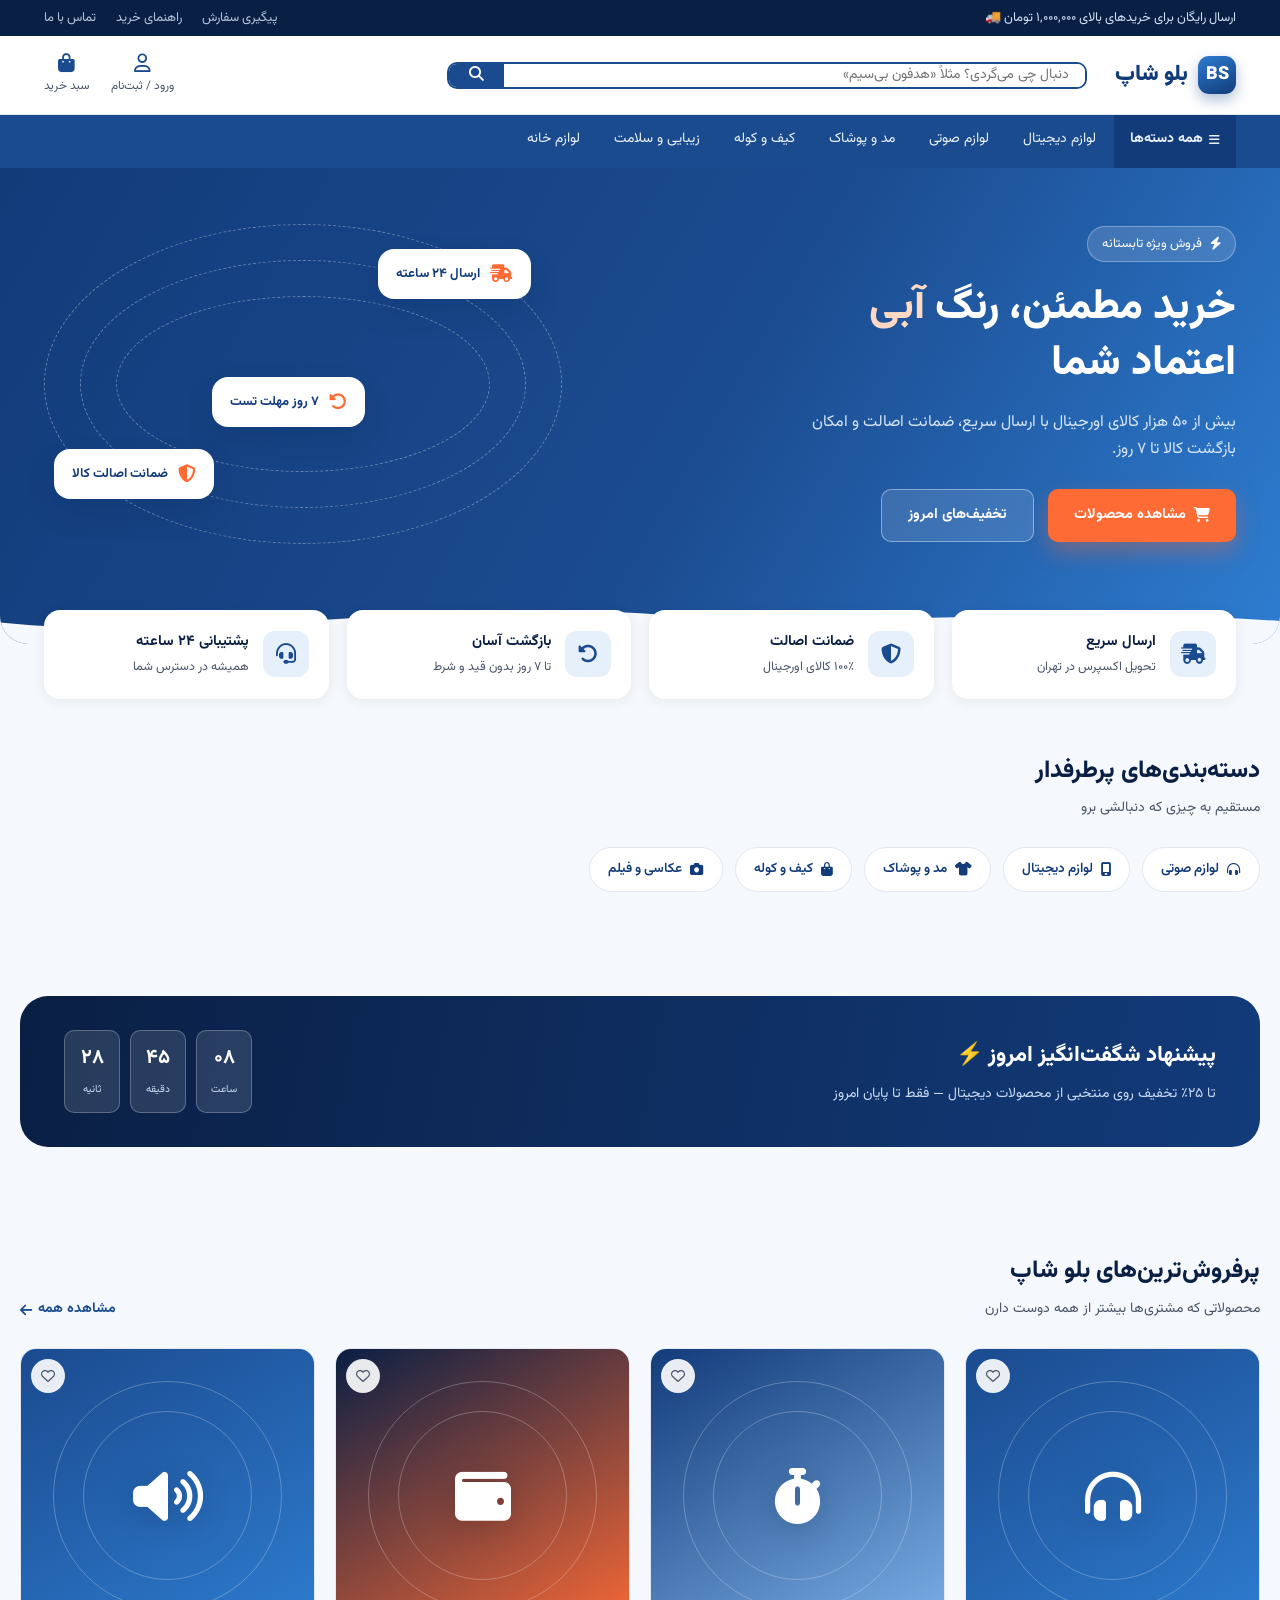
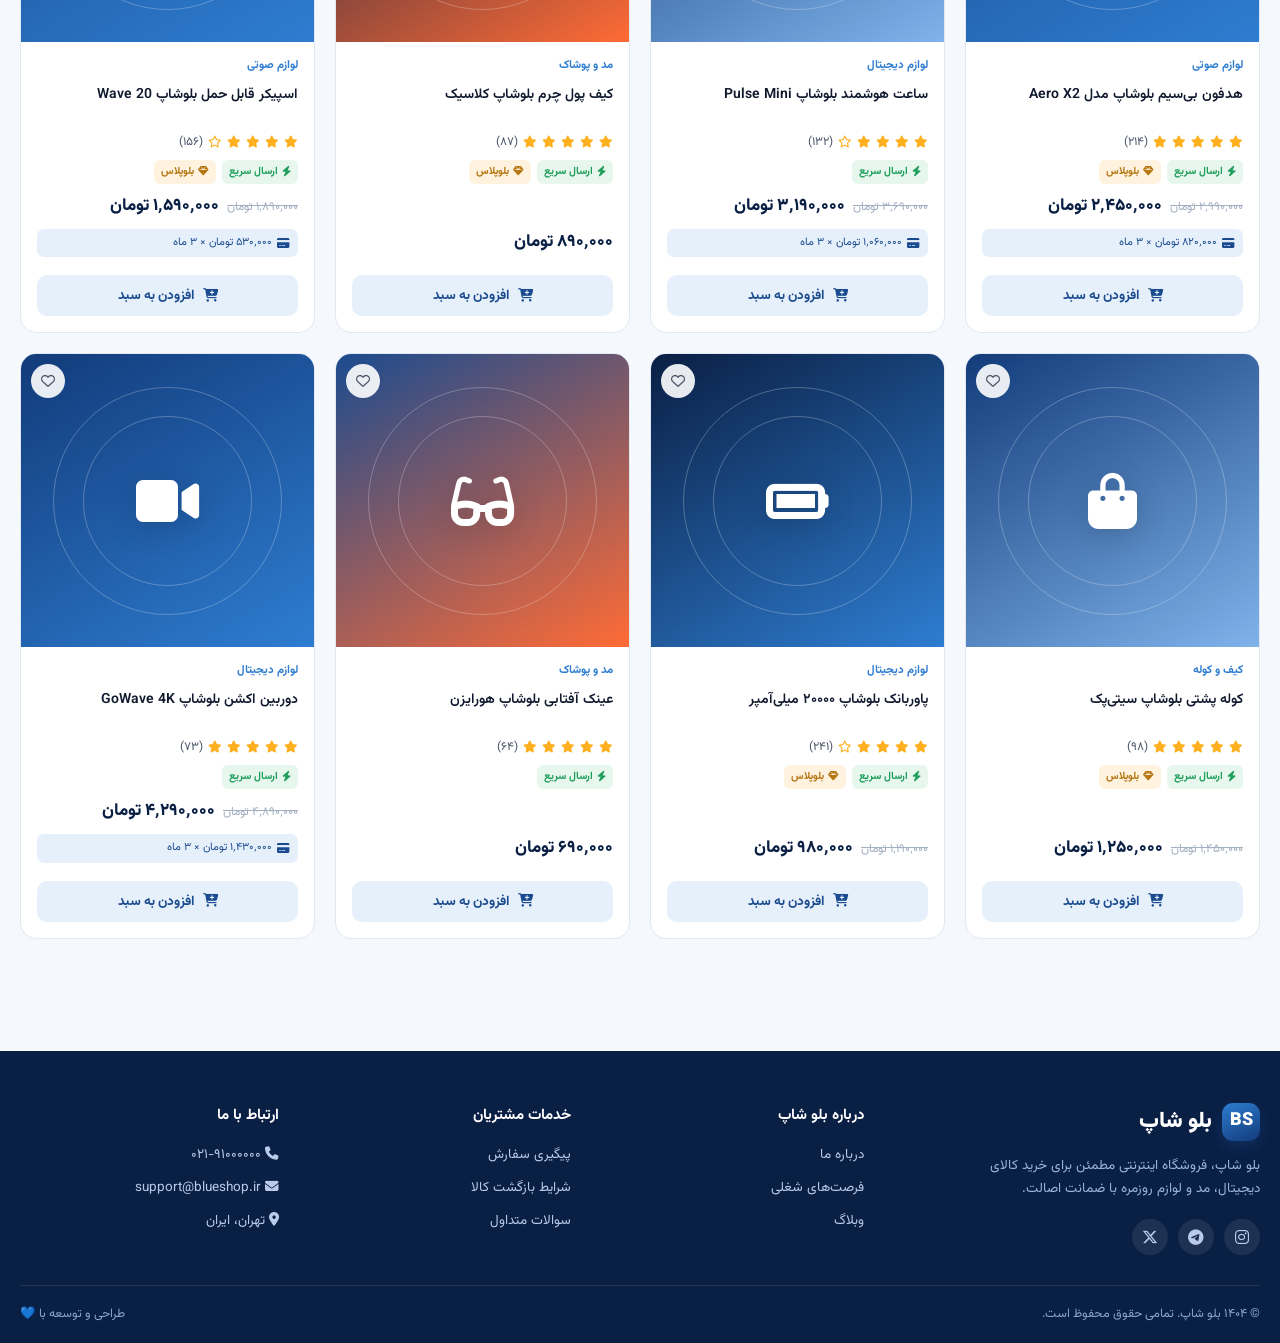
<file: index.html>
<!DOCTYPE html>
<html lang="fa" dir="rtl">
<head>
<meta charset="UTF-8">
<meta name="viewport" content="width=device-width, initial-scale=1.0">
<title>بلو شاپ | فروشگاه اینترنتی</title>
<link rel="preconnect" href="https://fonts.googleapis.com">
<link rel="preconnect" href="https://fonts.gstatic.com" crossorigin>
<link rel="stylesheet" href="https://fonts.googleapis.com/css2?family=Vazirmatn:wght@400;500;600;700;800;900&display=swap">
<link rel="stylesheet" href="https://cdnjs.cloudflare.com/ajax/libs/font-awesome/6.5.1/css/all.min.css">
<style>
/* ============================================
   بلو شاپ | Blue Shop — Design Tokens
   ============================================ */
/* فونت از طریق <link> در head لود می‌شود (سریع‌تر از @import) */

@view-transition {
  navigation: auto;
}

:root{
  /* Color */
  --blue-950:#0A1F44;
  --blue-800:#123B7A;
  --blue-700:#1B4B8F;
  --blue-500:#2E7DD1;
  --blue-300:#7FB3EA;
  --blue-100:#E6F0FB;
  --bg:#F5F8FC;
  --surface:#FFFFFF;
  --ink:#10192E;
  --ink-soft:#4A5568;
  --line:#E1E8F2;
  --amber:#FF6B35;
  --amber-dark:#E4551F;
  --success:#1E9E5A;

  /* Type */
  --font:'Vazirmatn', Tahoma, sans-serif;

  /* Layout */
  --radius-s:10px;
  --radius-m:16px;
  --radius-l:28px;
  --container:1240px;
  --shadow-card:0 2px 14px rgba(10,31,68,.07);
  --shadow-hover:0 14px 30px rgba(10,31,68,.14);
}

*{box-sizing:border-box;margin:0;padding:0;}
html{scroll-behavior:smooth;max-width:100vw;}
body{
  font-family:var(--font);
  background:var(--bg);
  color:var(--ink);
  direction:rtl;
  line-height:1.7;
  -webkit-font-smoothing:antialiased;
  overflow-x:hidden;
  max-width:100vw;
  position:relative;
}
img{max-width:100%;display:block;}
a{color:inherit;text-decoration:none;}
ul{list-style:none;}
button{font-family:var(--font);cursor:pointer;border:none;background:none;}
input{font-family:var(--font);}

.container{max-width:var(--container);margin:0 auto;padding:0 24px;}

:focus-visible{outline:3px solid var(--amber);outline-offset:2px;}
@media (prefers-reduced-motion: reduce){
  *{animation-duration:.001ms !important;transition-duration:.001ms !important;}
}

/* ============ Top utility bar ============ */
.topbar{background:var(--blue-950);color:#CFE1F7;font-size:13px;}
.topbar .container{display:flex;justify-content:space-between;align-items:center;height:36px;}
.topbar a{opacity:.85;}
.topbar a:hover{opacity:1;color:#fff;}
.topbar-links{display:flex;gap:20px;}

/* ============ Header ============ */
.site-header{
  background:var(--surface);
  border-bottom:1px solid var(--line);
  position:sticky;top:0;z-index:50;
}
.header-row{
  display:flex;align-items:center;gap:28px;
  height:78px;
}
.logo{
  display:flex;align-items:center;gap:10px;
  font-weight:900;font-size:22px;color:var(--blue-800);
  white-space:nowrap;
}
.logo .mark{
  width:38px;height:38px;border-radius:11px;
  background:linear-gradient(155deg,var(--blue-500),var(--blue-800));
  display:flex;align-items:center;justify-content:center;
  color:#fff;font-weight:900;font-size:18px;
  box-shadow:0 6px 14px rgba(27,75,143,.35);
}
.search-form{
  flex:1;display:flex;max-width:640px;
  border:2px solid var(--blue-700);border-radius:var(--radius-s);
  overflow:hidden;
}
.search-form input{
  flex:1;border:none;padding:0 16px;font-size:14px;background:var(--surface);
}
.search-form input:focus{outline:none;}
.search-form button{
  background:var(--blue-700);color:#fff;padding:0 20px;font-size:15px;
  transition:background .15s;
}
.search-form button:hover{background:var(--blue-800);}

.header-actions{display:flex;align-items:center;gap:22px;margin-inline-start:auto;}
.header-action{
  display:flex;flex-direction:column;align-items:center;gap:3px;
  font-size:12px;color:var(--ink-soft);position:relative;
}
.header-action i{font-size:19px;color:var(--blue-700);}
.header-action:hover i,.header-action:hover{color:var(--blue-700);}
.cart-count{
  position:absolute;top:-6px;left:-10px;
  background:var(--amber);color:#fff;font-size:11px;font-weight:700;
  min-width:18px;height:18px;border-radius:50%;
  display:flex;align-items:center;justify-content:center;
}

/* ============ Category nav + mega menu ============ */
.cat-nav{background:var(--blue-700);position:relative;z-index:40;}
.cat-nav .container{display:flex;gap:2px;overflow:visible;}
.cat-nav .cat-item{position:relative;}
.cat-nav a.cat-link{
  padding:13px 16px;font-size:14px;color:#EAF2FC;white-space:nowrap;
  border-bottom:3px solid transparent;display:flex;align-items:center;gap:6px;
}
.cat-nav .cat-item:hover a.cat-link{border-color:var(--amber);color:#fff;background:rgba(255,255,255,.06);}
.cat-nav a.cat-link.all{background:var(--blue-800);font-weight:700;}
.cat-nav a.cat-link.all i{font-size:12px;}

.mega-menu{
  position:absolute;top:100%;right:0;min-width:640px;
  background:var(--surface);border-radius:0 0 var(--radius-m) var(--radius-m);
  box-shadow:var(--shadow-hover);padding:22px;display:none;
  grid-template-columns:repeat(3,1fr);gap:20px;z-index:60;
}
.cat-item:hover .mega-menu{display:grid;}
.mega-col h5{font-size:13px;color:var(--blue-700);margin-bottom:10px;font-weight:800;}
.mega-col ul li{margin-bottom:8px;}
.mega-col ul li a{font-size:13px;color:var(--ink-soft);}
.mega-col ul li a:hover{color:var(--blue-700);}

/* ============ Toolbar (sort / view) ============ */
.toolbar{
  display:flex;align-items:center;justify-content:space-between;
  background:var(--surface);border:1px solid var(--line);border-radius:var(--radius-m);
  padding:10px 16px;margin-bottom:20px;flex-wrap:wrap;gap:10px;
}
.toolbar-sort{display:flex;gap:6px;align-items:center;}
.sort-chip{
  padding:8px 14px;border-radius:var(--radius-s);font-size:13px;color:var(--ink-soft);font-weight:600;
}
.sort-chip.active{background:var(--blue-100);color:var(--blue-700);}
.toolbar-count{font-size:13px;color:var(--ink-soft);}

/* ============ Hero ============ */
.hero{
  background:linear-gradient(120deg,var(--blue-800) 0%,var(--blue-700) 55%,var(--blue-500) 100%);
  border-radius:0 0 var(--radius-l) var(--radius-l);
  color:#fff;overflow:hidden;position:relative;
}
.hero .container{
  display:grid;grid-template-columns:1.1fr .9fr;gap:40px;align-items:center;
  padding-top:56px;padding-bottom:56px;position:relative;z-index:2;
}
.hero-eyebrow{
  display:inline-flex;align-items:center;gap:8px;
  background:rgba(255,255,255,.14);border:1px solid rgba(255,255,255,.3);
  padding:6px 14px;border-radius:999px;font-size:13px;margin-bottom:18px;
}
.hero h1{font-size:42px;font-weight:800;line-height:1.35;margin-bottom:16px;}
.hero h1 span{color:#FFD9C4;}
.hero p{font-size:16px;color:#D9E7FA;max-width:460px;margin-bottom:26px;}
.hero-ctas{display:flex;gap:14px;}
.btn{
  display:inline-flex;align-items:center;gap:8px;
  padding:13px 26px;border-radius:var(--radius-s);font-weight:700;font-size:14.5px;
  transition:transform .15s ease, box-shadow .15s ease;
}
.btn:active{transform:scale(.97);}
.btn-amber{background:var(--amber);color:#fff;box-shadow:0 10px 22px rgba(255,107,53,.35);}
.btn-amber:hover{background:var(--amber-dark);}
.btn-ghost{background:rgba(255,255,255,.12);color:#fff;border:1px solid rgba(255,255,255,.4);}
.btn-ghost:hover{background:rgba(255,255,255,.22);}
.btn-primary{background:var(--blue-700);color:#fff;}
.btn-primary:hover{background:var(--blue-800);}
.btn-block{width:100%;justify-content:center;}

.hero-visual{position:relative;height:320px;}
.wave-ring{
  position:absolute;inset:0;border-radius:50%;
  border:1px dashed rgba(255,255,255,.35);
}
.wave-ring.r2{inset:36px;}
.wave-ring.r3{inset:72px;}
.hero-badge{
  position:absolute;background:#fff;color:var(--blue-800);
  border-radius:var(--radius-m);padding:14px 18px;box-shadow:var(--shadow-hover);
  font-size:13px;font-weight:700;display:flex;align-items:center;gap:10px;
}
.hero-badge.b1{top:8%;right:6%;}
.hero-badge.b2{bottom:14%;left:2%;}
.hero-badge.b3{top:48%;right:38%;}
.hero-badge i{color:var(--amber);font-size:18px;}

/* wave divider signature element */
.wave-divider{display:block;width:100%;height:46px;margin-top:-2px;}

/* ============ Section heading ============ */
.section{padding:52px 0;}
.section-head{display:flex;align-items:flex-end;justify-content:space-between;margin-bottom:26px;}
.section-head h2{font-size:24px;font-weight:800;color:var(--blue-950);}
.section-head p{color:var(--ink-soft);font-size:14px;margin-top:6px;}
.section-link{color:var(--blue-700);font-weight:700;font-size:14px;display:flex;align-items:center;gap:6px;}
.section-link:hover{color:var(--amber-dark);}

/* ============ Feature strip ============ */
.features{
  display:grid;grid-template-columns:repeat(4,1fr);gap:18px;
  margin-top:-34px;position:relative;z-index:3;
}
.feature-card{
  background:var(--surface);border-radius:var(--radius-m);
  padding:20px;display:flex;gap:14px;align-items:center;
  box-shadow:var(--shadow-card);
}
.feature-card .icon{
  width:46px;height:46px;border-radius:12px;background:var(--blue-100);
  color:var(--blue-700);display:flex;align-items:center;justify-content:center;font-size:20px;flex:none;
}
.feature-card h3{font-size:14.5px;color:var(--blue-950);margin-bottom:3px;}
.feature-card p{font-size:12.5px;color:var(--ink-soft);}

/* ============ Category chips ============ */
.chip-row{display:flex;gap:12px;flex-wrap:wrap;}
.chip{
  background:var(--surface);border:1px solid var(--line);border-radius:999px;
  padding:10px 18px;font-size:13.5px;font-weight:600;color:var(--blue-800);
  display:flex;align-items:center;gap:8px;transition:.15s;
}
.chip:hover{background:var(--blue-700);color:#fff;border-color:var(--blue-700);}

/* ============ Product grid & card ============ */
.product-grid{display:grid;grid-template-columns:repeat(4,1fr);gap:20px;}
.product-card{
  background:var(--surface);border-radius:var(--radius-m);
  border:1px solid var(--line);overflow:hidden;position:relative;
  display:flex;flex-direction:column;transition:box-shadow .2s, transform .2s;
}
.product-card:hover{box-shadow:var(--shadow-hover);transform:translateY(-3px);}
.product-media{
  position:relative;aspect-ratio:1/1;background:var(--blue-100);
  display:flex;align-items:center;justify-content:center;overflow:hidden;
}
.product-media img{width:100%;height:100%;object-fit:cover;}
.icon-tile{
  position:relative;width:100%;height:100%;
  display:flex;align-items:center;justify-content:center;overflow:hidden;
}
.icon-tile .ring{
  position:absolute;border-radius:50%;border:1px solid rgba(255,255,255,.25);
}
.icon-tile .ring.r1{width:78%;height:78%;}
.icon-tile .ring.r2{width:58%;height:58%;}
.icon-tile i{position:relative;z-index:2;color:#fff;filter:drop-shadow(0 6px 14px rgba(0,0,0,.15));}
.product-media .icon-tile i{font-size:56px;}
.pd-gallery-main .icon-tile i{font-size:110px;}
.tag-fold{
  position:absolute;top:12px;right:-6px;
  background:var(--amber);color:#fff;font-size:12px;font-weight:800;
  padding:5px 14px 5px 10px;border-radius:6px 0 0 6px;
  box-shadow:0 4px 10px rgba(255,107,53,.4);
}
.tag-fold::after{
  content:"";position:absolute;right:0;top:100%;
  border-width:6px 6px 0 0;border-style:solid;
  border-color:var(--amber-dark) transparent transparent transparent;
}
.wish-btn{
  position:absolute;top:10px;left:10px;width:34px;height:34px;border-radius:50%;
  background:rgba(255,255,255,.9);display:flex;align-items:center;justify-content:center;
  color:var(--ink-soft);font-size:14px;transition:.15s;
}
.wish-btn:hover{color:var(--amber);}
.product-body{padding:14px 16px 16px;display:flex;flex-direction:column;gap:8px;flex:1;}
.product-cat{font-size:11.5px;color:var(--blue-500);font-weight:700;}
.product-title{
  font-size:14px;font-weight:600;color:var(--ink);
  display:-webkit-box;-webkit-line-clamp:2;-webkit-box-orient:vertical;overflow:hidden;min-height:40px;
}
.rating{display:flex;align-items:center;gap:5px;font-size:12px;color:var(--ink-soft);}
.rating i{color:#FFB020;font-size:12px;}
.badge-row{display:flex;gap:6px;flex-wrap:wrap;}
.mini-badge{
  display:flex;align-items:center;gap:4px;font-size:10.5px;font-weight:700;
  padding:3px 7px;border-radius:6px;
}
.mini-badge.express{background:#E7F7ED;color:var(--success);}
.mini-badge.plus{background:#FFF3E0;color:#B5750F;}
.price-row{display:flex;align-items:baseline;gap:8px;margin-top:auto;}
.price-old{font-size:12px;color:#A3AFC2;text-decoration:line-through;}
.price-new{font-size:17px;font-weight:800;color:var(--blue-950);}
.price-new small{font-size:11px;font-weight:600;color:var(--ink-soft);}
.discount-pill{
  background:#FFEDE5;color:var(--amber-dark);font-size:11px;font-weight:800;
  padding:2px 7px;border-radius:6px;
}
.installment-note{
  font-size:11px;color:var(--blue-700);background:var(--blue-100);
  padding:5px 9px;border-radius:7px;display:flex;align-items:center;gap:5px;
}
.add-btn{
  margin-top:10px;width:100%;padding:10px;border-radius:var(--radius-s);
  background:var(--blue-100);color:var(--blue-700);font-weight:700;font-size:13.5px;
  display:flex;align-items:center;justify-content:center;gap:8px;transition:.15s;
}
.add-btn:hover{background:var(--blue-700);color:#fff;}

/* ============ Banner strip ============ */
.promo-banner{
  background:linear-gradient(100deg,var(--blue-950),var(--blue-800));
  border-radius:var(--radius-l);color:#fff;
  display:flex;align-items:center;justify-content:space-between;
  padding:34px 44px;gap:24px;flex-wrap:wrap;
}
.promo-banner h3{font-size:22px;font-weight:800;margin-bottom:8px;}
.promo-banner p{color:#C9DBF3;font-size:14px;}
.countdown{display:flex;gap:10px;}
.countdown .cell{
  background:rgba(255,255,255,.12);border:1px solid rgba(255,255,255,.25);
  border-radius:10px;padding:10px 14px;text-align:center;min-width:56px;
}
.countdown .cell b{display:block;font-size:20px;}
.countdown .cell span{font-size:10.5px;color:#C9DBF3;}

/* ============ Footer ============ */
.site-footer{background:var(--blue-950);color:#B9CBE8;margin-top:60px;}
.footer-grid{
  display:grid;grid-template-columns:1.4fr 1fr 1fr 1fr;gap:34px;
  padding:52px 0 30px;
}
.footer-grid h4{color:#fff;font-size:15px;margin-bottom:16px;}
.footer-grid li{margin-bottom:10px;font-size:13.5px;}
.footer-grid a:hover{color:#fff;}
.footer-brand p{font-size:13.5px;color:#9DB4DA;margin:14px 0 18px;max-width:280px;}
.social-row{display:flex;gap:10px;}
.social-row a{
  width:36px;height:36px;border-radius:50%;background:rgba(255,255,255,.08);
  display:flex;align-items:center;justify-content:center;
}
.social-row a:hover{background:var(--amber);}
.footer-bottom{
  border-top:1px solid rgba(255,255,255,.1);padding:18px 0;
  display:flex;justify-content:space-between;font-size:12.5px;color:#8CA3CB;flex-wrap:wrap;gap:10px;
}

/* ============ Breadcrumb ============ */
.breadcrumb{font-size:13px;color:var(--ink-soft);padding:18px 0;display:flex;gap:8px;flex-wrap:wrap;}
.breadcrumb a:hover{color:var(--blue-700);}

/* ============ Product detail page ============ */
.pd-grid{display:grid;grid-template-columns:.85fr 1fr;gap:44px;padding-bottom:20px;}
.pd-gallery-main{
  background:var(--blue-100);border-radius:var(--radius-m);aspect-ratio:1/1;
  display:flex;align-items:center;justify-content:center;overflow:hidden;margin-bottom:12px;
}
.pd-gallery-main img{width:100%;height:100%;object-fit:cover;}
.pd-thumbs{display:flex;gap:10px;}
.pd-thumbs button{
  width:70px;height:70px;border-radius:10px;overflow:hidden;border:2px solid transparent;background:var(--blue-100);
}
.pd-thumbs button.active{border-color:var(--blue-700);}
.pd-thumbs img{width:100%;height:100%;object-fit:cover;}

.pd-title{font-size:26px;font-weight:800;color:var(--blue-950);margin-bottom:10px;}
.pd-meta{display:flex;align-items:center;gap:16px;font-size:13.5px;color:var(--ink-soft);margin-bottom:18px;}
.pd-price-box{
  background:var(--blue-100);border-radius:var(--radius-m);padding:20px;margin-bottom:20px;
}
.pd-price-row{display:flex;align-items:baseline;gap:12px;}
.pd-price-row .price-new{font-size:28px;}
.pd-save{color:var(--success);font-size:13px;font-weight:700;margin-top:6px;}
.pd-stock{font-size:13px;color:var(--success);font-weight:700;margin-bottom:16px;display:flex;align-items:center;gap:6px;}
.qty-row{display:flex;align-items:center;gap:14px;margin-bottom:16px;}
.qty-box{display:flex;align-items:center;border:1px solid var(--line);border-radius:var(--radius-s);overflow:hidden;}
.qty-box button{width:38px;height:38px;font-size:16px;color:var(--blue-700);}
.qty-box button:hover{background:var(--blue-100);}
.qty-box span{width:40px;text-align:center;font-weight:700;}
.pd-actions{display:flex;gap:12px;}
.pd-actions .btn{flex:1;}
.pd-specs{margin-top:30px;border-top:1px solid var(--line);padding-top:24px;}
.pd-specs h3{font-size:16px;margin-bottom:14px;color:var(--blue-950);}
.pd-specs table{width:100%;border-collapse:collapse;font-size:13.5px;}
.pd-specs td{padding:10px 0;border-bottom:1px dashed var(--line);color:var(--ink-soft);}
.pd-specs td:first-child{color:var(--ink);font-weight:600;width:180px;}

.trust-row{display:flex;gap:16px;margin-top:20px;flex-wrap:wrap;}
.trust-row .item{display:flex;align-items:center;gap:8px;font-size:12.5px;color:var(--ink-soft);}
.trust-row i{color:var(--blue-700);}

/* ============ Cart page ============ */
.cart-layout{display:grid;grid-template-columns:1fr .42fr;gap:28px;align-items:flex-start;}
.cart-list{background:var(--surface);border-radius:var(--radius-m);border:1px solid var(--line);}
.cart-item{
  display:flex;gap:16px;align-items:center;padding:18px;border-bottom:1px solid var(--line);
}
.cart-item:last-child{border-bottom:none;}
.cart-item img{width:84px;height:84px;border-radius:12px;object-fit:cover;background:var(--blue-100);}
.cart-item-info{flex:1;}
.cart-item-info h4{font-size:14.5px;margin-bottom:6px;}
.cart-item-info .muted{font-size:12.5px;color:var(--ink-soft);}
.remove-btn{color:#C93B3B;font-size:12.5px;display:flex;align-items:center;gap:5px;margin-top:8px;}
.remove-btn:hover{text-decoration:underline;}
.cart-summary{
  background:var(--surface);border:1px solid var(--line);border-radius:var(--radius-m);padding:22px;
  position:sticky;top:96px;
}
.cart-summary h3{font-size:16px;margin-bottom:16px;color:var(--blue-950);}
.summary-row{display:flex;justify-content:space-between;font-size:13.5px;color:var(--ink-soft);margin-bottom:12px;}
.summary-row.total{
  border-top:1px dashed var(--line);padding-top:14px;margin-top:6px;
  font-size:16px;font-weight:800;color:var(--ink);
}
.coupon-row{display:flex;gap:8px;margin:16px 0;}
.coupon-row input{flex:1;border:1px solid var(--line);border-radius:var(--radius-s);padding:0 12px;height:42px;}
.empty-cart{padding:70px 20px;text-align:center;color:var(--ink-soft);}
.empty-cart i{font-size:44px;color:var(--blue-300);margin-bottom:16px;}

/* ============ Toast ============ */
.toast{
  position:fixed;bottom:26px;left:50%;transform:translateX(-50%) translateY(20px);
  background:var(--blue-950);color:#fff;padding:14px 22px;border-radius:var(--radius-s);
  font-size:13.5px;display:flex;align-items:center;gap:10px;opacity:0;pointer-events:none;
  transition:opacity .25s, transform .25s;z-index:200;box-shadow:var(--shadow-hover);
}
.toast.show{opacity:1;transform:translateX(-50%) translateY(0);}
.toast i{color:var(--success);}

/* ============ Category / listing page ============ */
.listing-layout{display:grid;grid-template-columns:260px 1fr;gap:22px;align-items:flex-start;padding-bottom:50px;}
.filter-panel{
  background:var(--surface);border:1px solid var(--line);border-radius:var(--radius-m);
  padding:18px;position:sticky;top:96px;
}
.filter-panel h3{font-size:15px;color:var(--blue-950);margin-bottom:14px;display:flex;align-items:center;gap:8px;}
.filter-group{border-top:1px solid var(--line);padding:16px 0;}
.filter-group:first-of-type{border-top:none;padding-top:0;}
.filter-group h4{font-size:13.5px;font-weight:700;margin-bottom:12px;color:var(--ink);}
.filter-option{display:flex;align-items:center;gap:8px;font-size:13px;color:var(--ink-soft);margin-bottom:10px;cursor:pointer;}
.filter-option input{accent-color:var(--blue-700);width:16px;height:16px;}
.price-range-inputs{display:flex;gap:8px;align-items:center;}
.price-range-inputs input{
  width:100%;border:1px solid var(--line);border-radius:var(--radius-s);padding:8px 10px;font-size:12.5px;
}
.star-filter{display:flex;align-items:center;gap:6px;font-size:12.5px;color:var(--ink-soft);margin-bottom:8px;cursor:pointer;}
.star-filter i{color:#FFB020;font-size:12px;}
.clear-filters{font-size:12.5px;color:var(--blue-700);font-weight:700;}
.clear-filters:hover{text-decoration:underline;}

.listing-header{display:flex;align-items:center;justify-content:space-between;margin-bottom:16px;flex-wrap:wrap;gap:10px;}
.listing-header h1{font-size:20px;font-weight:800;color:var(--blue-950);}
.listing-header p{font-size:13px;color:var(--ink-soft);margin-top:4px;}

/* ============ Responsive ============ */
@media (max-width:1024px){
  .product-grid{grid-template-columns:repeat(3,1fr);}
  .features{grid-template-columns:repeat(2,1fr);}
  .pd-grid{grid-template-columns:1fr;}
  .cart-layout{grid-template-columns:1fr;}
  .footer-grid{grid-template-columns:1fr 1fr;}
  .listing-layout{grid-template-columns:1fr;}
  .filter-panel{position:static;}
}
@media (max-width:720px){
  .hero .container{grid-template-columns:1fr;}
  .hero-visual{display:none;}
  .product-grid{grid-template-columns:repeat(2,1fr);}
  .header-row{height:auto;flex-wrap:wrap;padding:12px 0;}
  .search-form{order:3;max-width:100%;flex-basis:100%;}
  .footer-grid{grid-template-columns:1fr;}
  .promo-banner{flex-direction:column;text-align:center;}
  .cat-nav .container{
    overflow-x:auto;-webkit-overflow-scrolling:touch;
    scrollbar-width:none;-ms-overflow-style:none;
  }
  .cat-nav .container::-webkit-scrollbar{display:none;}
  .mega-menu{position:fixed;left:12px;right:12px;min-width:0;top:auto;}
}

</style>
</head>
<body>

<div class="topbar">
  <div class="container">
    <span>ارسال رایگان برای خریدهای بالای ۱,۰۰۰,۰۰۰ تومان 🚚</span>
    <div class="topbar-links">
      <a href="#">پیگیری سفارش</a>
      <a href="#">راهنمای خرید</a>
      <a href="#">تماس با ما</a>
    </div>
  </div>
</div>

<header class="site-header">
  <div class="container header-row">
    <a href="index.html" class="logo">
      <span class="mark">BS</span>
      بلو شاپ
    </a>
    <form class="search-form" onsubmit="return false;">
      <input type="text" placeholder="دنبال چی می‌گردی؟ مثلاً «هدفون بی‌سیم»">
      <button type="submit"><i class="fas fa-search"></i></button>
    </form>
    <div class="header-actions">
      <a href="#" class="header-action">
        <i class="far fa-user"></i>
        ورود / ثبت‌نام
      </a>
      <a href="cart.html" class="header-action">
        <i class="fas fa-shopping-bag"></i>
        سبد خرید
        <span class="cart-count">0</span>
      </a>
    </div>
  </div>
</header>

<nav class="cat-nav">
  <div class="container">
    <div class="cat-item">
      <a href="category.html" class="cat-link all"><i class="fas fa-bars"></i> همه دسته‌ها</a>
      <div class="mega-menu">
        <div class="mega-col">
          <h5>لوازم دیجیتال</h5>
          <ul><li><a href="category.html?cat=digital">موبایل و تبلت</a></li><li><a href="category.html?cat=digital">لپ‌تاپ و کامپیوتر</a></li><li><a href="category.html?cat=digital">پاوربانک و شارژر</a></li></ul>
        </div>
        <div class="mega-col">
          <h5>لوازم صوتی</h5>
          <ul><li><a href="category.html?cat=audio">هدفون و هندزفری</a></li><li><a href="category.html?cat=audio">اسپیکر بلوتوثی</a></li><li><a href="category.html?cat=audio">میکروفون</a></li></ul>
        </div>
        <div class="mega-col">
          <h5>مد و پوشاک</h5>
          <ul><li><a href="category.html?cat=fashion">کیف و کوله</a></li><li><a href="category.html?cat=fashion">عینک</a></li><li><a href="category.html?cat=fashion">اکسسوری</a></li></ul>
        </div>
      </div>
    </div>
    <a href="category.html?cat=digital" class="cat-link">لوازم دیجیتال</a>
    <a href="category.html?cat=audio" class="cat-link">لوازم صوتی</a>
    <a href="category.html?cat=fashion" class="cat-link">مد و پوشاک</a>
    <a href="category.html?cat=bags" class="cat-link">کیف و کوله</a>
    <a href="category.html" class="cat-link">زیبایی و سلامت</a>
    <a href="category.html" class="cat-link">لوازم خانه</a>
  </div>
</nav>

<section class="hero">
  <div class="container">
    <div class="hero-copy">
      <span class="hero-eyebrow"><i class="fas fa-bolt"></i> فروش ویژه تابستانه</span>
      <h1>خرید مطمئن، رنگ <span>آبی</span><br>اعتماد شما</h1>
      <p>بیش از ۵۰ هزار کالای اورجینال با ارسال سریع، ضمانت اصالت و امکان بازگشت کالا تا ۷ روز.</p>
      <div class="hero-ctas">
        <a href="#products" class="btn btn-amber"><i class="fas fa-cart-shopping"></i> مشاهده محصولات</a>
        <a href="#deal" class="btn btn-ghost">تخفیف‌های امروز</a>
      </div>
    </div>
    <div class="hero-visual">
      <div class="wave-ring"></div>
      <div class="wave-ring r2"></div>
      <div class="wave-ring r3"></div>
      <div class="hero-badge b1"><i class="fas fa-truck-fast"></i> ارسال ۲۴ ساعته</div>
      <div class="hero-badge b2"><i class="fas fa-shield-halved"></i> ضمانت اصالت کالا</div>
      <div class="hero-badge b3"><i class="fas fa-rotate-left"></i> ۷ روز مهلت تست</div>
    </div>
  </div>
  <svg class="wave-divider" viewBox="0 0 1440 60" preserveAspectRatio="none">
    <path d="M0,32 C240,60 480,0 720,20 C960,40 1200,10 1440,30 L1440,60 L0,60 Z" fill="#F5F8FC"></path>
  </svg>
</section>

<div class="container">
  <div class="features">
    <div class="feature-card">
      <div class="icon"><i class="fas fa-truck-fast"></i></div>
      <div><h3>ارسال سریع</h3><p>تحویل اکسپرس در تهران</p></div>
    </div>
    <div class="feature-card">
      <div class="icon"><i class="fas fa-shield-halved"></i></div>
      <div><h3>ضمانت اصالت</h3><p>۱۰۰٪ کالای اورجینال</p></div>
    </div>
    <div class="feature-card">
      <div class="icon"><i class="fas fa-rotate-left"></i></div>
      <div><h3>بازگشت آسان</h3><p>تا ۷ روز بدون قید و شرط</p></div>
    </div>
    <div class="feature-card">
      <div class="icon"><i class="fas fa-headset"></i></div>
      <div><h3>پشتیبانی ۲۴ ساعته</h3><p>همیشه در دسترس شما</p></div>
    </div>
  </div>
</div>

<section class="section container">
  <div class="section-head">
    <div>
      <h2>دسته‌بندی‌های پرطرفدار</h2>
      <p>مستقیم به چیزی که دنبالشی برو</p>
    </div>
  </div>
  <div class="chip-row">
    <a class="chip" href="category.html?cat=audio"><i class="fas fa-headphones-simple"></i> لوازم صوتی</a>
    <a class="chip" href="category.html?cat=digital"><i class="fas fa-mobile-screen"></i> لوازم دیجیتال</a>
    <a class="chip" href="category.html?cat=fashion"><i class="fas fa-shirt"></i> مد و پوشاک</a>
    <a class="chip" href="category.html?cat=bags"><i class="fas fa-bag-shopping"></i> کیف و کوله</a>
    <a class="chip" href="category.html"><i class="fas fa-camera"></i> عکاسی و فیلم</a>
  </div>
</section>

<section class="section container" id="deal">
  <div class="promo-banner">
    <div>
      <h3>پیشنهاد شگفت‌انگیز امروز ⚡</h3>
      <p>تا ۲۵٪ تخفیف روی منتخبی از محصولات دیجیتال — فقط تا پایان امروز</p>
    </div>
    <div class="countdown" id="countdown">
      <div class="cell"><b id="cd-h">۰۸</b><span>ساعت</span></div>
      <div class="cell"><b id="cd-m">۴۵</b><span>دقیقه</span></div>
      <div class="cell"><b id="cd-s">۳۰</b><span>ثانیه</span></div>
    </div>
  </div>
</section>

<section class="section container" id="products">
  <div class="section-head">
    <div>
      <h2>پرفروش‌ترین‌های بلو شاپ</h2>
      <p>محصولاتی که مشتری‌ها بیشتر از همه دوست دارن</p>
    </div>
    <a class="section-link" href="category.html">مشاهده همه <i class="fas fa-arrow-left"></i></a>
  </div>
  <div class="product-grid" id="product-grid"></div>
</section>

<footer class="site-footer">
  <div class="container footer-grid">
    <div class="footer-brand">
      <a href="index.html" class="logo" style="color:#fff;">
        <span class="mark">BS</span> بلو شاپ
      </a>
      <p>بلو شاپ، فروشگاه اینترنتی مطمئن برای خرید کالای دیجیتال، مد و لوازم روزمره با ضمانت اصالت.</p>
      <div class="social-row">
        <a href="#"><i class="fab fa-instagram"></i></a>
        <a href="#"><i class="fab fa-telegram"></i></a>
        <a href="#"><i class="fab fa-x-twitter"></i></a>
      </div>
    </div>
    <div>
      <h4>درباره بلو شاپ</h4>
      <ul>
        <li><a href="#">درباره ما</a></li>
        <li><a href="#">فرصت‌های شغلی</a></li>
        <li><a href="#">وبلاگ</a></li>
      </ul>
    </div>
    <div>
      <h4>خدمات مشتریان</h4>
      <ul>
        <li><a href="#">پیگیری سفارش</a></li>
        <li><a href="#">شرایط بازگشت کالا</a></li>
        <li><a href="#">سوالات متداول</a></li>
      </ul>
    </div>
    <div>
      <h4>ارتباط با ما</h4>
      <ul>
        <li><i class="fas fa-phone"></i> ۰۲۱-۹۱۰۰۰۰۰۰</li>
        <li><i class="fas fa-envelope"></i> support@blueshop.ir</li>
        <li><i class="fas fa-location-dot"></i> تهران، ایران</li>
      </ul>
    </div>
  </div>
  <div class="container footer-bottom">
    <span>© ۱۴۰۴ بلو شاپ. تمامی حقوق محفوظ است.</span>
    <span>طراحی و توسعه با 💙</span>
  </div>
</footer>

<div class="toast" id="toast"><i class="fas fa-circle-check"></i><span></span></div>

<script>
// داده‌ی نمونه محصولات بلو شاپ
const PRODUCTS = [
  {
    id: 1,
    icon: "fa-headphones-simple", iconFrom: "#1B4B8F", iconTo: "#2E7DD1",
    title: "هدفون بی‌سیم بلوشاپ مدل Aero X2",
    category: "لوازم صوتی",
    price: 2450000,
    oldPrice: 2990000,
    rating: 4.6,
    reviews: 214,
    stock: true,
    seller: "فروشگاه رسمی بلوشاپ", express: true, plus: (Math.random() > 0.4),
        specs: { "برند":"BlueShop","رنگ":"آبی سرمه‌ای","نوع اتصال":"بلوتوث ۵.۳","باتری":"تا ۳۰ ساعت","گارانتی":"۱۸ ماهه"},
    description: "هدفون بی‌سیم با حذف نویز فعال، مناسب سفر و کار روزمره با کیفیت صدای استودیویی."},
  {
    id: 2,
    icon: "fa-stopwatch", iconFrom: "#123B7A", iconTo: "#7FB3EA",
    title: "ساعت هوشمند بلوشاپ Pulse Mini",
    category: "لوازم دیجیتال",
    price: 3190000,
    oldPrice: 3690000,
    rating: 4.4,
    reviews: 132,
    stock: true,
    seller: "فروشگاه رسمی بلوشاپ", express: true, plus: (Math.random() > 0.4),
        specs: { "برند":"BlueShop","صفحه‌نمایش":"۱.۹۶ اینچ AMOLED","ضدآب":"IP68","باتری":"تا ۷ روز","گارانتی":"۱۲ ماهه"},
    description: "پایش سلامت، اعلان‌های هوشمند و طراحی سبک برای استفاده تمام‌روز."
  },
  {
    id: 3,
    icon: "fa-wallet", iconFrom: "#0A1F44", iconTo: "#FF6B35",
    title: "کیف پول چرم بلوشاپ کلاسیک",
    category: "مد و پوشاک",
    price: 890000,
    oldPrice: null,
    rating: 4.8,
    reviews: 87,
    stock: true,
    seller: "فروشگاه رسمی بلوشاپ", express: true, plus: (Math.random() > 0.4),
        specs: { "جنس":"چرم طبیعی","رنگ":"آبی نفتی","تعداد جیب":"۸ عدد","گارانتی":"۶ ماهه"},
    description: "کیف پول دست‌دوز از چرم طبیعی با جای‌کارت فراوان و درزهای مقاوم."
  },
  {
    id: 4,
    icon: "fa-volume-high", iconFrom: "#1B4B8F", iconTo: "#2E7DD1",
    title: "اسپیکر قابل حمل بلوشاپ Wave 20",
    category: "لوازم صوتی",
    price: 1590000,
    oldPrice: 1890000,
    rating: 4.3,
    reviews: 156,
    stock: true,
    seller: "فروشگاه رسمی بلوشاپ", express: true, plus: (Math.random() > 0.4),
        specs: { "برند":"BlueShop","توان خروجی":"۲۰ وات","ضدآب":"IPX7","باتری":"۱۲ ساعت","گارانتی":"۱۲ ماهه"},
    description: "صدای قدرتمند و باس عمیق در بدنه‌ای کوچک و ضدآب برای هر جایی."
  },
  {
    id: 5,
    icon: "fa-bag-shopping", iconFrom: "#123B7A", iconTo: "#7FB3EA",
    title: "کوله پشتی بلوشاپ سیتی‌پک",
    category: "کیف و کوله",
    price: 1250000,
    oldPrice: 1450000,
    rating: 4.5,
    reviews: 98,
    stock: true,
    seller: "فروشگاه رسمی بلوشاپ", express: true, plus: (Math.random() > 0.4),
        specs: { "جنس":"پارچه ضدآب","جای لپ‌تاپ":"تا ۱۵.۶ اینچ","حجم":"۲۲ لیتر","گارانتی":"۱۲ ماهه"},
    description: "طراحی شهری با جای مخصوص لپ‌تاپ و پورت شارژ USB روی بدنه."
  },
  {
    id: 6,
    icon: "fa-battery-full", iconFrom: "#0A1F44", iconTo: "#2E7DD1",
    title: "پاوربانک بلوشاپ ۲۰۰۰۰ میلی‌آمپر",
    category: "لوازم دیجیتال",
    price: 980000,
    oldPrice: 1190000,
    rating: 4.2,
    reviews: 241,
    stock: true,
    seller: "فروشگاه رسمی بلوشاپ", express: true, plus: (Math.random() > 0.4),
        specs: { "ظرفیت":"۲۰۰۰۰mAh","شارژ سریع":"۲۲.۵ وات","تعداد پورت":"۳ عدد","گارانتی":"۱۸ ماهه"},
    description: "شارژ سریع و همزمان چند دستگاه با نمایشگر دیجیتال درصد باتری."
  },
  {
    id: 7,
    icon: "fa-glasses", iconFrom: "#1B4B8F", iconTo: "#FF6B35",
    title: "عینک آفتابی بلوشاپ هورایزن",
    category: "مد و پوشاک",
    price: 690000,
    oldPrice: null,
    rating: 4.7,
    reviews: 64,
    stock: false,
    seller: "فروشگاه رسمی بلوشاپ", express: true, plus: (Math.random() > 0.4),
        specs: { "جنس فریم":"استات ایتالیایی","حفاظت":"UV400","رنگ":"آبی دودی","گارانتی":"۱۲ ماهه"},
    description: "طراحی مینیمال با پوشش کامل اشعه‌ی UV برای روزهای آفتابی."
  },
  {
    id: 8,
    icon: "fa-video", iconFrom: "#123B7A", iconTo: "#2E7DD1",
    title: "دوربین اکشن بلوشاپ GoWave 4K",
    category: "لوازم دیجیتال",
    price: 4290000,
    oldPrice: 4890000,
    rating: 4.6,
    reviews: 73,
    stock: true,
    seller: "فروشگاه رسمی بلوشاپ", express: true, plus: (Math.random() > 0.4),
        specs: { "رزولوشن":"4K/60fps","ضدآب":"تا ۱۰ متر","تثبیت تصویر":"دارد","گارانتی":"۱۸ ماهه"},
    description: "فیلمبرداری حرفه‌ای در سفر و ورزش با تثبیت‌کننده تصویر پیشرفته."
  }
];

function formatPrice(n){
  return n.toLocaleString('fa-IR') + ' تومان';
}

</script>
<script>
// وضعیت سبد خرید (در حافظه‌ی مرورگر برای این نسخه‌ی دمو)
let CART = window.__blueShopCart || {};
window.__blueShopCart = CART;

function addToCart(id, qty = 1){
  CART[id] = (CART[id] || 0) + qty;
  updateCartCount();
  showToast('به سبد خرید اضافه شد');
}

function removeFromCart(id){
  delete CART[id];
  updateCartCount();
  if (typeof renderCartPage === 'function') renderCartPage();
}

function setQty(id, qty){
  if (qty <= 0){ removeFromCart(id); return; }
  CART[id] = qty;
  updateCartCount();
  if (typeof renderCartPage === 'function') renderCartPage();
}

function cartCount(){
  return Object.values(CART).reduce((a,b)=>a+b, 0);
}

function updateCartCount(){
  document.querySelectorAll('.cart-count').forEach(el => {
    const n = cartCount();
    el.textContent = n;
    el.style.display = n > 0 ? 'flex' : 'none';
  });
}

let toastTimer;
function showToast(msg){
  const toast = document.getElementById('toast');
  if (!toast) return;
  toast.querySelector('span').textContent = msg;
  toast.classList.add('show');
  clearTimeout(toastTimer);
  toastTimer = setTimeout(() => toast.classList.remove('show'), 2200);
}

function renderStars(rating){
  const full = Math.round(rating);
  let html = '';
  for (let i = 0; i < 5; i++){
    html += `<i class="fa-star ${i < full ? 'fas' : 'far'}"></i>`;
  }
  return html;
}

function iconTileHTML(p){
  return `
  <div class="icon-tile" style="background:linear-gradient(150deg, ${p.iconFrom}, ${p.iconTo});">
    <span class="ring r1"></span>
    <span class="ring r2"></span>
    <i class="fas ${p.icon}"></i>
  </div>`;
}

function productCardHTML(p){
  const discount = p.oldPrice ? Math.round(100 - (p.price / p.oldPrice) * 100) : null;
  const monthly = p.price > 1500000 ? Math.round(p.price / 3 / 10000) * 10000 : null;
  return `
  <div class="product-card">
    <a class="product-media" href="product.html?id=${p.id}">
      ${discount ? `<span class="tag-fold">${discount}%-</span>` : ''}
      ${iconTileHTML(p)}
    </a>
    <button class="wish-btn" aria-label="افزودن به علاقه‌مندی"><i class="far fa-heart"></i></button>
    <div class="product-body">
      <span class="product-cat">${p.category}</span>
      <a href="product.html?id=${p.id}" class="product-title">${p.title}</a>
      <div class="rating">${renderStars(p.rating)} <span>(${p.reviews.toLocaleString('fa-IR')})</span></div>
      <div class="badge-row">
        ${p.express ? `<span class="mini-badge express"><i class="fas fa-bolt"></i> ارسال سریع</span>` : ''}
        ${p.plus ? `<span class="mini-badge plus"><i class="fas fa-gem"></i> بلوپلاس</span>` : ''}
      </div>
      <div class="price-row">
        ${p.oldPrice ? `<span class="price-old">${formatPrice(p.oldPrice)}</span>` : ''}
        <span class="price-new">${formatPrice(p.price)}</span>
      </div>
      ${monthly ? `<span class="installment-note"><i class="fas fa-credit-card"></i> ${monthly.toLocaleString('fa-IR')} تومان × ۳ ماه</span>` : ''}
      <button class="add-btn" onclick="addToCart(${p.id});event.stopPropagation();">
        <i class="fas fa-cart-plus"></i> افزودن به سبد
      </button>
    </div>
  </div>`;
}

function getQueryId(){
  const params = new URLSearchParams(window.location.search);
  return parseInt(params.get('id'), 10);
}

document.addEventListener('DOMContentLoaded', updateCartCount);

</script>
<script>
  document.getElementById('product-grid').innerHTML = PRODUCTS.map(productCardHTML).join('');

  // countdown demo
  let total = 8*3600 + 45*60 + 30;
  const toFa = n => n.toString().padStart(2,'0').replace(/\d/g, d => '۰۱۲۳۴۵۶۷۸۹'[d]);
  setInterval(() => {
    if (total <= 0) return;
    total--;
    const h = Math.floor(total/3600), m = Math.floor((total%3600)/60), s = total%60;
    document.getElementById('cd-h').textContent = toFa(h);
    document.getElementById('cd-m').textContent = toFa(m);
    document.getElementById('cd-s').textContent = toFa(s);
  }, 1000);
</script>
</body>
</html>
</file>
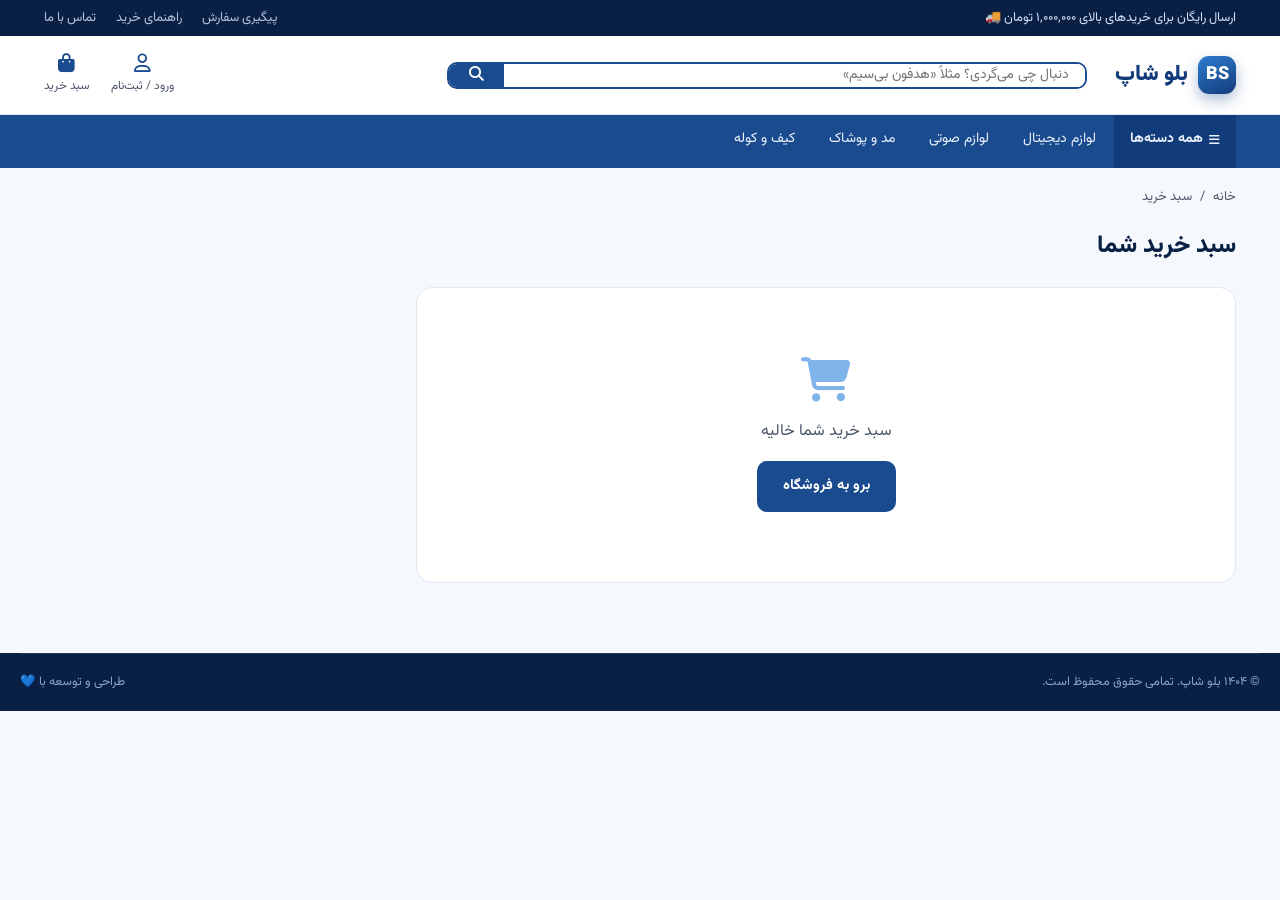
<file: cart.html>
<!DOCTYPE html>
<html lang="fa" dir="rtl">
<head>
<meta charset="UTF-8">
<meta name="viewport" content="width=device-width, initial-scale=1.0">
<title>سبد خرید | بلو شاپ</title>
<link rel="preconnect" href="https://fonts.googleapis.com">
<link rel="preconnect" href="https://fonts.gstatic.com" crossorigin>
<link rel="stylesheet" href="https://fonts.googleapis.com/css2?family=Vazirmatn:wght@400;500;600;700;800;900&display=swap">
<link rel="stylesheet" href="https://cdnjs.cloudflare.com/ajax/libs/font-awesome/6.5.1/css/all.min.css">
<style>
/* ============================================
   بلو شاپ | Blue Shop — Design Tokens
   ============================================ */
/* فونت از طریق <link> در head لود می‌شود (سریع‌تر از @import) */

@view-transition {
  navigation: auto;
}

:root{
  /* Color */
  --blue-950:#0A1F44;
  --blue-800:#123B7A;
  --blue-700:#1B4B8F;
  --blue-500:#2E7DD1;
  --blue-300:#7FB3EA;
  --blue-100:#E6F0FB;
  --bg:#F5F8FC;
  --surface:#FFFFFF;
  --ink:#10192E;
  --ink-soft:#4A5568;
  --line:#E1E8F2;
  --amber:#FF6B35;
  --amber-dark:#E4551F;
  --success:#1E9E5A;

  /* Type */
  --font:'Vazirmatn', Tahoma, sans-serif;

  /* Layout */
  --radius-s:10px;
  --radius-m:16px;
  --radius-l:28px;
  --container:1240px;
  --shadow-card:0 2px 14px rgba(10,31,68,.07);
  --shadow-hover:0 14px 30px rgba(10,31,68,.14);
}

*{box-sizing:border-box;margin:0;padding:0;}
html{scroll-behavior:smooth;max-width:100vw;}
body{
  font-family:var(--font);
  background:var(--bg);
  color:var(--ink);
  direction:rtl;
  line-height:1.7;
  -webkit-font-smoothing:antialiased;
  overflow-x:hidden;
  max-width:100vw;
  position:relative;
}
img{max-width:100%;display:block;}
a{color:inherit;text-decoration:none;}
ul{list-style:none;}
button{font-family:var(--font);cursor:pointer;border:none;background:none;}
input{font-family:var(--font);}

.container{max-width:var(--container);margin:0 auto;padding:0 24px;}

:focus-visible{outline:3px solid var(--amber);outline-offset:2px;}
@media (prefers-reduced-motion: reduce){
  *{animation-duration:.001ms !important;transition-duration:.001ms !important;}
}

/* ============ Top utility bar ============ */
.topbar{background:var(--blue-950);color:#CFE1F7;font-size:13px;}
.topbar .container{display:flex;justify-content:space-between;align-items:center;height:36px;}
.topbar a{opacity:.85;}
.topbar a:hover{opacity:1;color:#fff;}
.topbar-links{display:flex;gap:20px;}

/* ============ Header ============ */
.site-header{
  background:var(--surface);
  border-bottom:1px solid var(--line);
  position:sticky;top:0;z-index:50;
}
.header-row{
  display:flex;align-items:center;gap:28px;
  height:78px;
}
.logo{
  display:flex;align-items:center;gap:10px;
  font-weight:900;font-size:22px;color:var(--blue-800);
  white-space:nowrap;
}
.logo .mark{
  width:38px;height:38px;border-radius:11px;
  background:linear-gradient(155deg,var(--blue-500),var(--blue-800));
  display:flex;align-items:center;justify-content:center;
  color:#fff;font-weight:900;font-size:18px;
  box-shadow:0 6px 14px rgba(27,75,143,.35);
}
.search-form{
  flex:1;display:flex;max-width:640px;
  border:2px solid var(--blue-700);border-radius:var(--radius-s);
  overflow:hidden;
}
.search-form input{
  flex:1;border:none;padding:0 16px;font-size:14px;background:var(--surface);
}
.search-form input:focus{outline:none;}
.search-form button{
  background:var(--blue-700);color:#fff;padding:0 20px;font-size:15px;
  transition:background .15s;
}
.search-form button:hover{background:var(--blue-800);}

.header-actions{display:flex;align-items:center;gap:22px;margin-inline-start:auto;}
.header-action{
  display:flex;flex-direction:column;align-items:center;gap:3px;
  font-size:12px;color:var(--ink-soft);position:relative;
}
.header-action i{font-size:19px;color:var(--blue-700);}
.header-action:hover i,.header-action:hover{color:var(--blue-700);}
.cart-count{
  position:absolute;top:-6px;left:-10px;
  background:var(--amber);color:#fff;font-size:11px;font-weight:700;
  min-width:18px;height:18px;border-radius:50%;
  display:flex;align-items:center;justify-content:center;
}

/* ============ Category nav + mega menu ============ */
.cat-nav{background:var(--blue-700);position:relative;z-index:40;}
.cat-nav .container{display:flex;gap:2px;overflow:visible;}
.cat-nav .cat-item{position:relative;}
.cat-nav a.cat-link{
  padding:13px 16px;font-size:14px;color:#EAF2FC;white-space:nowrap;
  border-bottom:3px solid transparent;display:flex;align-items:center;gap:6px;
}
.cat-nav .cat-item:hover a.cat-link{border-color:var(--amber);color:#fff;background:rgba(255,255,255,.06);}
.cat-nav a.cat-link.all{background:var(--blue-800);font-weight:700;}
.cat-nav a.cat-link.all i{font-size:12px;}

.mega-menu{
  position:absolute;top:100%;right:0;min-width:640px;
  background:var(--surface);border-radius:0 0 var(--radius-m) var(--radius-m);
  box-shadow:var(--shadow-hover);padding:22px;display:none;
  grid-template-columns:repeat(3,1fr);gap:20px;z-index:60;
}
.cat-item:hover .mega-menu{display:grid;}
.mega-col h5{font-size:13px;color:var(--blue-700);margin-bottom:10px;font-weight:800;}
.mega-col ul li{margin-bottom:8px;}
.mega-col ul li a{font-size:13px;color:var(--ink-soft);}
.mega-col ul li a:hover{color:var(--blue-700);}

/* ============ Toolbar (sort / view) ============ */
.toolbar{
  display:flex;align-items:center;justify-content:space-between;
  background:var(--surface);border:1px solid var(--line);border-radius:var(--radius-m);
  padding:10px 16px;margin-bottom:20px;flex-wrap:wrap;gap:10px;
}
.toolbar-sort{display:flex;gap:6px;align-items:center;}
.sort-chip{
  padding:8px 14px;border-radius:var(--radius-s);font-size:13px;color:var(--ink-soft);font-weight:600;
}
.sort-chip.active{background:var(--blue-100);color:var(--blue-700);}
.toolbar-count{font-size:13px;color:var(--ink-soft);}

/* ============ Hero ============ */
.hero{
  background:linear-gradient(120deg,var(--blue-800) 0%,var(--blue-700) 55%,var(--blue-500) 100%);
  border-radius:0 0 var(--radius-l) var(--radius-l);
  color:#fff;overflow:hidden;position:relative;
}
.hero .container{
  display:grid;grid-template-columns:1.1fr .9fr;gap:40px;align-items:center;
  padding-top:56px;padding-bottom:56px;position:relative;z-index:2;
}
.hero-eyebrow{
  display:inline-flex;align-items:center;gap:8px;
  background:rgba(255,255,255,.14);border:1px solid rgba(255,255,255,.3);
  padding:6px 14px;border-radius:999px;font-size:13px;margin-bottom:18px;
}
.hero h1{font-size:42px;font-weight:800;line-height:1.35;margin-bottom:16px;}
.hero h1 span{color:#FFD9C4;}
.hero p{font-size:16px;color:#D9E7FA;max-width:460px;margin-bottom:26px;}
.hero-ctas{display:flex;gap:14px;}
.btn{
  display:inline-flex;align-items:center;gap:8px;
  padding:13px 26px;border-radius:var(--radius-s);font-weight:700;font-size:14.5px;
  transition:transform .15s ease, box-shadow .15s ease;
}
.btn:active{transform:scale(.97);}
.btn-amber{background:var(--amber);color:#fff;box-shadow:0 10px 22px rgba(255,107,53,.35);}
.btn-amber:hover{background:var(--amber-dark);}
.btn-ghost{background:rgba(255,255,255,.12);color:#fff;border:1px solid rgba(255,255,255,.4);}
.btn-ghost:hover{background:rgba(255,255,255,.22);}
.btn-primary{background:var(--blue-700);color:#fff;}
.btn-primary:hover{background:var(--blue-800);}
.btn-block{width:100%;justify-content:center;}

.hero-visual{position:relative;height:320px;}
.wave-ring{
  position:absolute;inset:0;border-radius:50%;
  border:1px dashed rgba(255,255,255,.35);
}
.wave-ring.r2{inset:36px;}
.wave-ring.r3{inset:72px;}
.hero-badge{
  position:absolute;background:#fff;color:var(--blue-800);
  border-radius:var(--radius-m);padding:14px 18px;box-shadow:var(--shadow-hover);
  font-size:13px;font-weight:700;display:flex;align-items:center;gap:10px;
}
.hero-badge.b1{top:8%;right:6%;}
.hero-badge.b2{bottom:14%;left:2%;}
.hero-badge.b3{top:48%;right:38%;}
.hero-badge i{color:var(--amber);font-size:18px;}

/* wave divider signature element */
.wave-divider{display:block;width:100%;height:46px;margin-top:-2px;}

/* ============ Section heading ============ */
.section{padding:52px 0;}
.section-head{display:flex;align-items:flex-end;justify-content:space-between;margin-bottom:26px;}
.section-head h2{font-size:24px;font-weight:800;color:var(--blue-950);}
.section-head p{color:var(--ink-soft);font-size:14px;margin-top:6px;}
.section-link{color:var(--blue-700);font-weight:700;font-size:14px;display:flex;align-items:center;gap:6px;}
.section-link:hover{color:var(--amber-dark);}

/* ============ Feature strip ============ */
.features{
  display:grid;grid-template-columns:repeat(4,1fr);gap:18px;
  margin-top:-34px;position:relative;z-index:3;
}
.feature-card{
  background:var(--surface);border-radius:var(--radius-m);
  padding:20px;display:flex;gap:14px;align-items:center;
  box-shadow:var(--shadow-card);
}
.feature-card .icon{
  width:46px;height:46px;border-radius:12px;background:var(--blue-100);
  color:var(--blue-700);display:flex;align-items:center;justify-content:center;font-size:20px;flex:none;
}
.feature-card h3{font-size:14.5px;color:var(--blue-950);margin-bottom:3px;}
.feature-card p{font-size:12.5px;color:var(--ink-soft);}

/* ============ Category chips ============ */
.chip-row{display:flex;gap:12px;flex-wrap:wrap;}
.chip{
  background:var(--surface);border:1px solid var(--line);border-radius:999px;
  padding:10px 18px;font-size:13.5px;font-weight:600;color:var(--blue-800);
  display:flex;align-items:center;gap:8px;transition:.15s;
}
.chip:hover{background:var(--blue-700);color:#fff;border-color:var(--blue-700);}

/* ============ Product grid & card ============ */
.product-grid{display:grid;grid-template-columns:repeat(4,1fr);gap:20px;}
.product-card{
  background:var(--surface);border-radius:var(--radius-m);
  border:1px solid var(--line);overflow:hidden;position:relative;
  display:flex;flex-direction:column;transition:box-shadow .2s, transform .2s;
}
.product-card:hover{box-shadow:var(--shadow-hover);transform:translateY(-3px);}
.product-media{
  position:relative;aspect-ratio:1/1;background:var(--blue-100);
  display:flex;align-items:center;justify-content:center;overflow:hidden;
}
.product-media img{width:100%;height:100%;object-fit:cover;}
.icon-tile{
  position:relative;width:100%;height:100%;
  display:flex;align-items:center;justify-content:center;overflow:hidden;
}
.icon-tile .ring{
  position:absolute;border-radius:50%;border:1px solid rgba(255,255,255,.25);
}
.icon-tile .ring.r1{width:78%;height:78%;}
.icon-tile .ring.r2{width:58%;height:58%;}
.icon-tile i{position:relative;z-index:2;color:#fff;filter:drop-shadow(0 6px 14px rgba(0,0,0,.15));}
.product-media .icon-tile i{font-size:56px;}
.pd-gallery-main .icon-tile i{font-size:110px;}
.tag-fold{
  position:absolute;top:12px;right:-6px;
  background:var(--amber);color:#fff;font-size:12px;font-weight:800;
  padding:5px 14px 5px 10px;border-radius:6px 0 0 6px;
  box-shadow:0 4px 10px rgba(255,107,53,.4);
}
.tag-fold::after{
  content:"";position:absolute;right:0;top:100%;
  border-width:6px 6px 0 0;border-style:solid;
  border-color:var(--amber-dark) transparent transparent transparent;
}
.wish-btn{
  position:absolute;top:10px;left:10px;width:34px;height:34px;border-radius:50%;
  background:rgba(255,255,255,.9);display:flex;align-items:center;justify-content:center;
  color:var(--ink-soft);font-size:14px;transition:.15s;
}
.wish-btn:hover{color:var(--amber);}
.product-body{padding:14px 16px 16px;display:flex;flex-direction:column;gap:8px;flex:1;}
.product-cat{font-size:11.5px;color:var(--blue-500);font-weight:700;}
.product-title{
  font-size:14px;font-weight:600;color:var(--ink);
  display:-webkit-box;-webkit-line-clamp:2;-webkit-box-orient:vertical;overflow:hidden;min-height:40px;
}
.rating{display:flex;align-items:center;gap:5px;font-size:12px;color:var(--ink-soft);}
.rating i{color:#FFB020;font-size:12px;}
.badge-row{display:flex;gap:6px;flex-wrap:wrap;}
.mini-badge{
  display:flex;align-items:center;gap:4px;font-size:10.5px;font-weight:700;
  padding:3px 7px;border-radius:6px;
}
.mini-badge.express{background:#E7F7ED;color:var(--success);}
.mini-badge.plus{background:#FFF3E0;color:#B5750F;}
.price-row{display:flex;align-items:baseline;gap:8px;margin-top:auto;}
.price-old{font-size:12px;color:#A3AFC2;text-decoration:line-through;}
.price-new{font-size:17px;font-weight:800;color:var(--blue-950);}
.price-new small{font-size:11px;font-weight:600;color:var(--ink-soft);}
.discount-pill{
  background:#FFEDE5;color:var(--amber-dark);font-size:11px;font-weight:800;
  padding:2px 7px;border-radius:6px;
}
.installment-note{
  font-size:11px;color:var(--blue-700);background:var(--blue-100);
  padding:5px 9px;border-radius:7px;display:flex;align-items:center;gap:5px;
}
.add-btn{
  margin-top:10px;width:100%;padding:10px;border-radius:var(--radius-s);
  background:var(--blue-100);color:var(--blue-700);font-weight:700;font-size:13.5px;
  display:flex;align-items:center;justify-content:center;gap:8px;transition:.15s;
}
.add-btn:hover{background:var(--blue-700);color:#fff;}

/* ============ Banner strip ============ */
.promo-banner{
  background:linear-gradient(100deg,var(--blue-950),var(--blue-800));
  border-radius:var(--radius-l);color:#fff;
  display:flex;align-items:center;justify-content:space-between;
  padding:34px 44px;gap:24px;flex-wrap:wrap;
}
.promo-banner h3{font-size:22px;font-weight:800;margin-bottom:8px;}
.promo-banner p{color:#C9DBF3;font-size:14px;}
.countdown{display:flex;gap:10px;}
.countdown .cell{
  background:rgba(255,255,255,.12);border:1px solid rgba(255,255,255,.25);
  border-radius:10px;padding:10px 14px;text-align:center;min-width:56px;
}
.countdown .cell b{display:block;font-size:20px;}
.countdown .cell span{font-size:10.5px;color:#C9DBF3;}

/* ============ Footer ============ */
.site-footer{background:var(--blue-950);color:#B9CBE8;margin-top:60px;}
.footer-grid{
  display:grid;grid-template-columns:1.4fr 1fr 1fr 1fr;gap:34px;
  padding:52px 0 30px;
}
.footer-grid h4{color:#fff;font-size:15px;margin-bottom:16px;}
.footer-grid li{margin-bottom:10px;font-size:13.5px;}
.footer-grid a:hover{color:#fff;}
.footer-brand p{font-size:13.5px;color:#9DB4DA;margin:14px 0 18px;max-width:280px;}
.social-row{display:flex;gap:10px;}
.social-row a{
  width:36px;height:36px;border-radius:50%;background:rgba(255,255,255,.08);
  display:flex;align-items:center;justify-content:center;
}
.social-row a:hover{background:var(--amber);}
.footer-bottom{
  border-top:1px solid rgba(255,255,255,.1);padding:18px 0;
  display:flex;justify-content:space-between;font-size:12.5px;color:#8CA3CB;flex-wrap:wrap;gap:10px;
}

/* ============ Breadcrumb ============ */
.breadcrumb{font-size:13px;color:var(--ink-soft);padding:18px 0;display:flex;gap:8px;flex-wrap:wrap;}
.breadcrumb a:hover{color:var(--blue-700);}

/* ============ Product detail page ============ */
.pd-grid{display:grid;grid-template-columns:.85fr 1fr;gap:44px;padding-bottom:20px;}
.pd-gallery-main{
  background:var(--blue-100);border-radius:var(--radius-m);aspect-ratio:1/1;
  display:flex;align-items:center;justify-content:center;overflow:hidden;margin-bottom:12px;
}
.pd-gallery-main img{width:100%;height:100%;object-fit:cover;}
.pd-thumbs{display:flex;gap:10px;}
.pd-thumbs button{
  width:70px;height:70px;border-radius:10px;overflow:hidden;border:2px solid transparent;background:var(--blue-100);
}
.pd-thumbs button.active{border-color:var(--blue-700);}
.pd-thumbs img{width:100%;height:100%;object-fit:cover;}

.pd-title{font-size:26px;font-weight:800;color:var(--blue-950);margin-bottom:10px;}
.pd-meta{display:flex;align-items:center;gap:16px;font-size:13.5px;color:var(--ink-soft);margin-bottom:18px;}
.pd-price-box{
  background:var(--blue-100);border-radius:var(--radius-m);padding:20px;margin-bottom:20px;
}
.pd-price-row{display:flex;align-items:baseline;gap:12px;}
.pd-price-row .price-new{font-size:28px;}
.pd-save{color:var(--success);font-size:13px;font-weight:700;margin-top:6px;}
.pd-stock{font-size:13px;color:var(--success);font-weight:700;margin-bottom:16px;display:flex;align-items:center;gap:6px;}
.qty-row{display:flex;align-items:center;gap:14px;margin-bottom:16px;}
.qty-box{display:flex;align-items:center;border:1px solid var(--line);border-radius:var(--radius-s);overflow:hidden;}
.qty-box button{width:38px;height:38px;font-size:16px;color:var(--blue-700);}
.qty-box button:hover{background:var(--blue-100);}
.qty-box span{width:40px;text-align:center;font-weight:700;}
.pd-actions{display:flex;gap:12px;}
.pd-actions .btn{flex:1;}
.pd-specs{margin-top:30px;border-top:1px solid var(--line);padding-top:24px;}
.pd-specs h3{font-size:16px;margin-bottom:14px;color:var(--blue-950);}
.pd-specs table{width:100%;border-collapse:collapse;font-size:13.5px;}
.pd-specs td{padding:10px 0;border-bottom:1px dashed var(--line);color:var(--ink-soft);}
.pd-specs td:first-child{color:var(--ink);font-weight:600;width:180px;}

.trust-row{display:flex;gap:16px;margin-top:20px;flex-wrap:wrap;}
.trust-row .item{display:flex;align-items:center;gap:8px;font-size:12.5px;color:var(--ink-soft);}
.trust-row i{color:var(--blue-700);}

/* ============ Cart page ============ */
.cart-layout{display:grid;grid-template-columns:1fr .42fr;gap:28px;align-items:flex-start;}
.cart-list{background:var(--surface);border-radius:var(--radius-m);border:1px solid var(--line);}
.cart-item{
  display:flex;gap:16px;align-items:center;padding:18px;border-bottom:1px solid var(--line);
}
.cart-item:last-child{border-bottom:none;}
.cart-item img{width:84px;height:84px;border-radius:12px;object-fit:cover;background:var(--blue-100);}
.cart-item-info{flex:1;}
.cart-item-info h4{font-size:14.5px;margin-bottom:6px;}
.cart-item-info .muted{font-size:12.5px;color:var(--ink-soft);}
.remove-btn{color:#C93B3B;font-size:12.5px;display:flex;align-items:center;gap:5px;margin-top:8px;}
.remove-btn:hover{text-decoration:underline;}
.cart-summary{
  background:var(--surface);border:1px solid var(--line);border-radius:var(--radius-m);padding:22px;
  position:sticky;top:96px;
}
.cart-summary h3{font-size:16px;margin-bottom:16px;color:var(--blue-950);}
.summary-row{display:flex;justify-content:space-between;font-size:13.5px;color:var(--ink-soft);margin-bottom:12px;}
.summary-row.total{
  border-top:1px dashed var(--line);padding-top:14px;margin-top:6px;
  font-size:16px;font-weight:800;color:var(--ink);
}
.coupon-row{display:flex;gap:8px;margin:16px 0;}
.coupon-row input{flex:1;border:1px solid var(--line);border-radius:var(--radius-s);padding:0 12px;height:42px;}
.empty-cart{padding:70px 20px;text-align:center;color:var(--ink-soft);}
.empty-cart i{font-size:44px;color:var(--blue-300);margin-bottom:16px;}

/* ============ Toast ============ */
.toast{
  position:fixed;bottom:26px;left:50%;transform:translateX(-50%) translateY(20px);
  background:var(--blue-950);color:#fff;padding:14px 22px;border-radius:var(--radius-s);
  font-size:13.5px;display:flex;align-items:center;gap:10px;opacity:0;pointer-events:none;
  transition:opacity .25s, transform .25s;z-index:200;box-shadow:var(--shadow-hover);
}
.toast.show{opacity:1;transform:translateX(-50%) translateY(0);}
.toast i{color:var(--success);}

/* ============ Category / listing page ============ */
.listing-layout{display:grid;grid-template-columns:260px 1fr;gap:22px;align-items:flex-start;padding-bottom:50px;}
.filter-panel{
  background:var(--surface);border:1px solid var(--line);border-radius:var(--radius-m);
  padding:18px;position:sticky;top:96px;
}
.filter-panel h3{font-size:15px;color:var(--blue-950);margin-bottom:14px;display:flex;align-items:center;gap:8px;}
.filter-group{border-top:1px solid var(--line);padding:16px 0;}
.filter-group:first-of-type{border-top:none;padding-top:0;}
.filter-group h4{font-size:13.5px;font-weight:700;margin-bottom:12px;color:var(--ink);}
.filter-option{display:flex;align-items:center;gap:8px;font-size:13px;color:var(--ink-soft);margin-bottom:10px;cursor:pointer;}
.filter-option input{accent-color:var(--blue-700);width:16px;height:16px;}
.price-range-inputs{display:flex;gap:8px;align-items:center;}
.price-range-inputs input{
  width:100%;border:1px solid var(--line);border-radius:var(--radius-s);padding:8px 10px;font-size:12.5px;
}
.star-filter{display:flex;align-items:center;gap:6px;font-size:12.5px;color:var(--ink-soft);margin-bottom:8px;cursor:pointer;}
.star-filter i{color:#FFB020;font-size:12px;}
.clear-filters{font-size:12.5px;color:var(--blue-700);font-weight:700;}
.clear-filters:hover{text-decoration:underline;}

.listing-header{display:flex;align-items:center;justify-content:space-between;margin-bottom:16px;flex-wrap:wrap;gap:10px;}
.listing-header h1{font-size:20px;font-weight:800;color:var(--blue-950);}
.listing-header p{font-size:13px;color:var(--ink-soft);margin-top:4px;}

/* ============ Responsive ============ */
@media (max-width:1024px){
  .product-grid{grid-template-columns:repeat(3,1fr);}
  .features{grid-template-columns:repeat(2,1fr);}
  .pd-grid{grid-template-columns:1fr;}
  .cart-layout{grid-template-columns:1fr;}
  .footer-grid{grid-template-columns:1fr 1fr;}
  .listing-layout{grid-template-columns:1fr;}
  .filter-panel{position:static;}
}
@media (max-width:720px){
  .hero .container{grid-template-columns:1fr;}
  .hero-visual{display:none;}
  .product-grid{grid-template-columns:repeat(2,1fr);}
  .header-row{height:auto;flex-wrap:wrap;padding:12px 0;}
  .search-form{order:3;max-width:100%;flex-basis:100%;}
  .footer-grid{grid-template-columns:1fr;}
  .promo-banner{flex-direction:column;text-align:center;}
  .cat-nav .container{
    overflow-x:auto;-webkit-overflow-scrolling:touch;
    scrollbar-width:none;-ms-overflow-style:none;
  }
  .cat-nav .container::-webkit-scrollbar{display:none;}
  .mega-menu{position:fixed;left:12px;right:12px;min-width:0;top:auto;}
}

</style>
</head>
<body>

<div class="topbar">
  <div class="container">
    <span>ارسال رایگان برای خریدهای بالای ۱,۰۰۰,۰۰۰ تومان 🚚</span>
    <div class="topbar-links">
      <a href="#">پیگیری سفارش</a>
      <a href="#">راهنمای خرید</a>
      <a href="#">تماس با ما</a>
    </div>
  </div>
</div>

<header class="site-header">
  <div class="container header-row">
    <a href="index.html" class="logo">
      <span class="mark">BS</span>
      بلو شاپ
    </a>
    <form class="search-form" onsubmit="return false;">
      <input type="text" placeholder="دنبال چی می‌گردی؟ مثلاً «هدفون بی‌سیم»">
      <button type="submit"><i class="fas fa-search"></i></button>
    </form>
    <div class="header-actions">
      <a href="#" class="header-action">
        <i class="far fa-user"></i>
        ورود / ثبت‌نام
      </a>
      <a href="cart.html" class="header-action">
        <i class="fas fa-shopping-bag"></i>
        سبد خرید
        <span class="cart-count">0</span>
      </a>
    </div>
  </div>
</header>

<nav class="cat-nav">
  <div class="container">
    <div class="cat-item">
      <a href="category.html" class="cat-link all"><i class="fas fa-bars"></i> همه دسته‌ها</a>
    </div>
    <a href="category.html?cat=digital" class="cat-link">لوازم دیجیتال</a>
    <a href="category.html?cat=audio" class="cat-link">لوازم صوتی</a>
    <a href="category.html?cat=fashion" class="cat-link">مد و پوشاک</a>
    <a href="category.html?cat=bags" class="cat-link">کیف و کوله</a>
  </div>
</nav>

<div class="container">
  <div class="breadcrumb">
    <a href="index.html">خانه</a> <span>/</span> <span>سبد خرید</span>
  </div>

  <h1 style="font-size:24px;font-weight:800;color:var(--blue-950);margin-bottom:20px;">سبد خرید شما</h1>

  <div class="cart-layout" id="cart-layout"></div>
</div>

<footer class="site-footer" style="margin-top:70px;">
  <div class="container footer-bottom">
    <span>© ۱۴۰۴ بلو شاپ. تمامی حقوق محفوظ است.</span>
    <span>طراحی و توسعه با 💙</span>
  </div>
</footer>

<div class="toast" id="toast"><i class="fas fa-circle-check"></i><span></span></div>

<script>
// داده‌ی نمونه محصولات بلو شاپ
const PRODUCTS = [
  {
    id: 1,
    icon: "fa-headphones-simple", iconFrom: "#1B4B8F", iconTo: "#2E7DD1",
    title: "هدفون بی‌سیم بلوشاپ مدل Aero X2",
    category: "لوازم صوتی",
    price: 2450000,
    oldPrice: 2990000,
    rating: 4.6,
    reviews: 214,
    stock: true,
    seller: "فروشگاه رسمی بلوشاپ", express: true, plus: (Math.random() > 0.4),
        specs: { "برند":"BlueShop","رنگ":"آبی سرمه‌ای","نوع اتصال":"بلوتوث ۵.۳","باتری":"تا ۳۰ ساعت","گارانتی":"۱۸ ماهه"},
    description: "هدفون بی‌سیم با حذف نویز فعال، مناسب سفر و کار روزمره با کیفیت صدای استودیویی."},
  {
    id: 2,
    icon: "fa-stopwatch", iconFrom: "#123B7A", iconTo: "#7FB3EA",
    title: "ساعت هوشمند بلوشاپ Pulse Mini",
    category: "لوازم دیجیتال",
    price: 3190000,
    oldPrice: 3690000,
    rating: 4.4,
    reviews: 132,
    stock: true,
    seller: "فروشگاه رسمی بلوشاپ", express: true, plus: (Math.random() > 0.4),
        specs: { "برند":"BlueShop","صفحه‌نمایش":"۱.۹۶ اینچ AMOLED","ضدآب":"IP68","باتری":"تا ۷ روز","گارانتی":"۱۲ ماهه"},
    description: "پایش سلامت، اعلان‌های هوشمند و طراحی سبک برای استفاده تمام‌روز."
  },
  {
    id: 3,
    icon: "fa-wallet", iconFrom: "#0A1F44", iconTo: "#FF6B35",
    title: "کیف پول چرم بلوشاپ کلاسیک",
    category: "مد و پوشاک",
    price: 890000,
    oldPrice: null,
    rating: 4.8,
    reviews: 87,
    stock: true,
    seller: "فروشگاه رسمی بلوشاپ", express: true, plus: (Math.random() > 0.4),
        specs: { "جنس":"چرم طبیعی","رنگ":"آبی نفتی","تعداد جیب":"۸ عدد","گارانتی":"۶ ماهه"},
    description: "کیف پول دست‌دوز از چرم طبیعی با جای‌کارت فراوان و درزهای مقاوم."
  },
  {
    id: 4,
    icon: "fa-volume-high", iconFrom: "#1B4B8F", iconTo: "#2E7DD1",
    title: "اسپیکر قابل حمل بلوشاپ Wave 20",
    category: "لوازم صوتی",
    price: 1590000,
    oldPrice: 1890000,
    rating: 4.3,
    reviews: 156,
    stock: true,
    seller: "فروشگاه رسمی بلوشاپ", express: true, plus: (Math.random() > 0.4),
        specs: { "برند":"BlueShop","توان خروجی":"۲۰ وات","ضدآب":"IPX7","باتری":"۱۲ ساعت","گارانتی":"۱۲ ماهه"},
    description: "صدای قدرتمند و باس عمیق در بدنه‌ای کوچک و ضدآب برای هر جایی."
  },
  {
    id: 5,
    icon: "fa-bag-shopping", iconFrom: "#123B7A", iconTo: "#7FB3EA",
    title: "کوله پشتی بلوشاپ سیتی‌پک",
    category: "کیف و کوله",
    price: 1250000,
    oldPrice: 1450000,
    rating: 4.5,
    reviews: 98,
    stock: true,
    seller: "فروشگاه رسمی بلوشاپ", express: true, plus: (Math.random() > 0.4),
        specs: { "جنس":"پارچه ضدآب","جای لپ‌تاپ":"تا ۱۵.۶ اینچ","حجم":"۲۲ لیتر","گارانتی":"۱۲ ماهه"},
    description: "طراحی شهری با جای مخصوص لپ‌تاپ و پورت شارژ USB روی بدنه."
  },
  {
    id: 6,
    icon: "fa-battery-full", iconFrom: "#0A1F44", iconTo: "#2E7DD1",
    title: "پاوربانک بلوشاپ ۲۰۰۰۰ میلی‌آمپر",
    category: "لوازم دیجیتال",
    price: 980000,
    oldPrice: 1190000,
    rating: 4.2,
    reviews: 241,
    stock: true,
    seller: "فروشگاه رسمی بلوشاپ", express: true, plus: (Math.random() > 0.4),
        specs: { "ظرفیت":"۲۰۰۰۰mAh","شارژ سریع":"۲۲.۵ وات","تعداد پورت":"۳ عدد","گارانتی":"۱۸ ماهه"},
    description: "شارژ سریع و همزمان چند دستگاه با نمایشگر دیجیتال درصد باتری."
  },
  {
    id: 7,
    icon: "fa-glasses", iconFrom: "#1B4B8F", iconTo: "#FF6B35",
    title: "عینک آفتابی بلوشاپ هورایزن",
    category: "مد و پوشاک",
    price: 690000,
    oldPrice: null,
    rating: 4.7,
    reviews: 64,
    stock: false,
    seller: "فروشگاه رسمی بلوشاپ", express: true, plus: (Math.random() > 0.4),
        specs: { "جنس فریم":"استات ایتالیایی","حفاظت":"UV400","رنگ":"آبی دودی","گارانتی":"۱۲ ماهه"},
    description: "طراحی مینیمال با پوشش کامل اشعه‌ی UV برای روزهای آفتابی."
  },
  {
    id: 8,
    icon: "fa-video", iconFrom: "#123B7A", iconTo: "#2E7DD1",
    title: "دوربین اکشن بلوشاپ GoWave 4K",
    category: "لوازم دیجیتال",
    price: 4290000,
    oldPrice: 4890000,
    rating: 4.6,
    reviews: 73,
    stock: true,
    seller: "فروشگاه رسمی بلوشاپ", express: true, plus: (Math.random() > 0.4),
        specs: { "رزولوشن":"4K/60fps","ضدآب":"تا ۱۰ متر","تثبیت تصویر":"دارد","گارانتی":"۱۸ ماهه"},
    description: "فیلمبرداری حرفه‌ای در سفر و ورزش با تثبیت‌کننده تصویر پیشرفته."
  }
];

function formatPrice(n){
  return n.toLocaleString('fa-IR') + ' تومان';
}

</script>
<script>
// وضعیت سبد خرید (در حافظه‌ی مرورگر برای این نسخه‌ی دمو)
let CART = window.__blueShopCart || {};
window.__blueShopCart = CART;

function addToCart(id, qty = 1){
  CART[id] = (CART[id] || 0) + qty;
  updateCartCount();
  showToast('به سبد خرید اضافه شد');
}

function removeFromCart(id){
  delete CART[id];
  updateCartCount();
  if (typeof renderCartPage === 'function') renderCartPage();
}

function setQty(id, qty){
  if (qty <= 0){ removeFromCart(id); return; }
  CART[id] = qty;
  updateCartCount();
  if (typeof renderCartPage === 'function') renderCartPage();
}

function cartCount(){
  return Object.values(CART).reduce((a,b)=>a+b, 0);
}

function updateCartCount(){
  document.querySelectorAll('.cart-count').forEach(el => {
    const n = cartCount();
    el.textContent = n;
    el.style.display = n > 0 ? 'flex' : 'none';
  });
}

let toastTimer;
function showToast(msg){
  const toast = document.getElementById('toast');
  if (!toast) return;
  toast.querySelector('span').textContent = msg;
  toast.classList.add('show');
  clearTimeout(toastTimer);
  toastTimer = setTimeout(() => toast.classList.remove('show'), 2200);
}

function renderStars(rating){
  const full = Math.round(rating);
  let html = '';
  for (let i = 0; i < 5; i++){
    html += `<i class="fa-star ${i < full ? 'fas' : 'far'}"></i>`;
  }
  return html;
}

function iconTileHTML(p){
  return `
  <div class="icon-tile" style="background:linear-gradient(150deg, ${p.iconFrom}, ${p.iconTo});">
    <span class="ring r1"></span>
    <span class="ring r2"></span>
    <i class="fas ${p.icon}"></i>
  </div>`;
}

function productCardHTML(p){
  const discount = p.oldPrice ? Math.round(100 - (p.price / p.oldPrice) * 100) : null;
  const monthly = p.price > 1500000 ? Math.round(p.price / 3 / 10000) * 10000 : null;
  return `
  <div class="product-card">
    <a class="product-media" href="product.html?id=${p.id}">
      ${discount ? `<span class="tag-fold">${discount}%-</span>` : ''}
      ${iconTileHTML(p)}
    </a>
    <button class="wish-btn" aria-label="افزودن به علاقه‌مندی"><i class="far fa-heart"></i></button>
    <div class="product-body">
      <span class="product-cat">${p.category}</span>
      <a href="product.html?id=${p.id}" class="product-title">${p.title}</a>
      <div class="rating">${renderStars(p.rating)} <span>(${p.reviews.toLocaleString('fa-IR')})</span></div>
      <div class="badge-row">
        ${p.express ? `<span class="mini-badge express"><i class="fas fa-bolt"></i> ارسال سریع</span>` : ''}
        ${p.plus ? `<span class="mini-badge plus"><i class="fas fa-gem"></i> بلوپلاس</span>` : ''}
      </div>
      <div class="price-row">
        ${p.oldPrice ? `<span class="price-old">${formatPrice(p.oldPrice)}</span>` : ''}
        <span class="price-new">${formatPrice(p.price)}</span>
      </div>
      ${monthly ? `<span class="installment-note"><i class="fas fa-credit-card"></i> ${monthly.toLocaleString('fa-IR')} تومان × ۳ ماه</span>` : ''}
      <button class="add-btn" onclick="addToCart(${p.id});event.stopPropagation();">
        <i class="fas fa-cart-plus"></i> افزودن به سبد
      </button>
    </div>
  </div>`;
}

function getQueryId(){
  const params = new URLSearchParams(window.location.search);
  return parseInt(params.get('id'), 10);
}

document.addEventListener('DOMContentLoaded', updateCartCount);

</script>
<script>
  const SHIPPING = 45000;

  function renderCartPage(){
    const ids = Object.keys(CART).map(Number).filter(id => CART[id] > 0);
    const layout = document.getElementById('cart-layout');

    if (ids.length === 0){
      layout.innerHTML = `
        <div class="cart-list">
          <div class="empty-cart">
            <i class="fas fa-cart-shopping"></i>
            <p>سبد خرید شما خالیه</p>
            <a href="index.html" class="btn btn-primary" style="margin-top:16px;display:inline-flex;">برو به فروشگاه</a>
          </div>
        </div>`;
      return;
    }

    let subtotal = 0;
    const itemsHTML = ids.map(id => {
      const p = PRODUCTS.find(pp => pp.id === id);
      const qty = CART[id];
      subtotal += p.price * qty;
      return `
        <div class="cart-item">
          <div class="icon-tile" style="width:84px;height:84px;border-radius:12px;flex:none;background:linear-gradient(150deg, ${p.iconFrom}, ${p.iconTo});">
            <i class="fas ${p.icon}" style="font-size:26px;"></i>
          </div>
          <div class="cart-item-info">
            <h4>${p.title}</h4>
            <div class="muted">${formatPrice(p.price)} × ${qty.toLocaleString('fa-IR')}</div>
            <button class="remove-btn" onclick="removeFromCart(${p.id})"><i class="fas fa-trash"></i> حذف</button>
          </div>
          <div class="qty-box">
            <button onclick="setQty(${p.id}, ${qty - 1})"><i class="fas fa-minus"></i></button>
            <span>${qty.toLocaleString('fa-IR')}</span>
            <button onclick="setQty(${p.id}, ${qty + 1})"><i class="fas fa-plus"></i></button>
          </div>
        </div>`;
    }).join('');

    const total = subtotal + SHIPPING;

    layout.innerHTML = `
      <div class="cart-list">${itemsHTML}</div>
      <div class="cart-summary">
        <h3>خلاصه سفارش</h3>
        <div class="summary-row"><span>جمع کالاها</span><span>${formatPrice(subtotal)}</span></div>
        <div class="summary-row"><span>هزینه ارسال</span><span>${formatPrice(SHIPPING)}</span></div>
        <div class="coupon-row">
          <input type="text" placeholder="کد تخفیف">
          <button class="btn btn-primary">اعمال</button>
        </div>
        <div class="summary-row total"><span>مبلغ قابل پرداخت</span><span>${formatPrice(total)}</span></div>
        <button class="btn btn-amber btn-block" onclick="showToast('در این نسخه‌ی دمو، درگاه پرداخت متصل نیست')">
          <i class="fas fa-lock"></i> ادامه فرآیند خرید
        </button>
      </div>
    `;
  }

  renderCartPage();
</script>
</body>
</html>
</file>
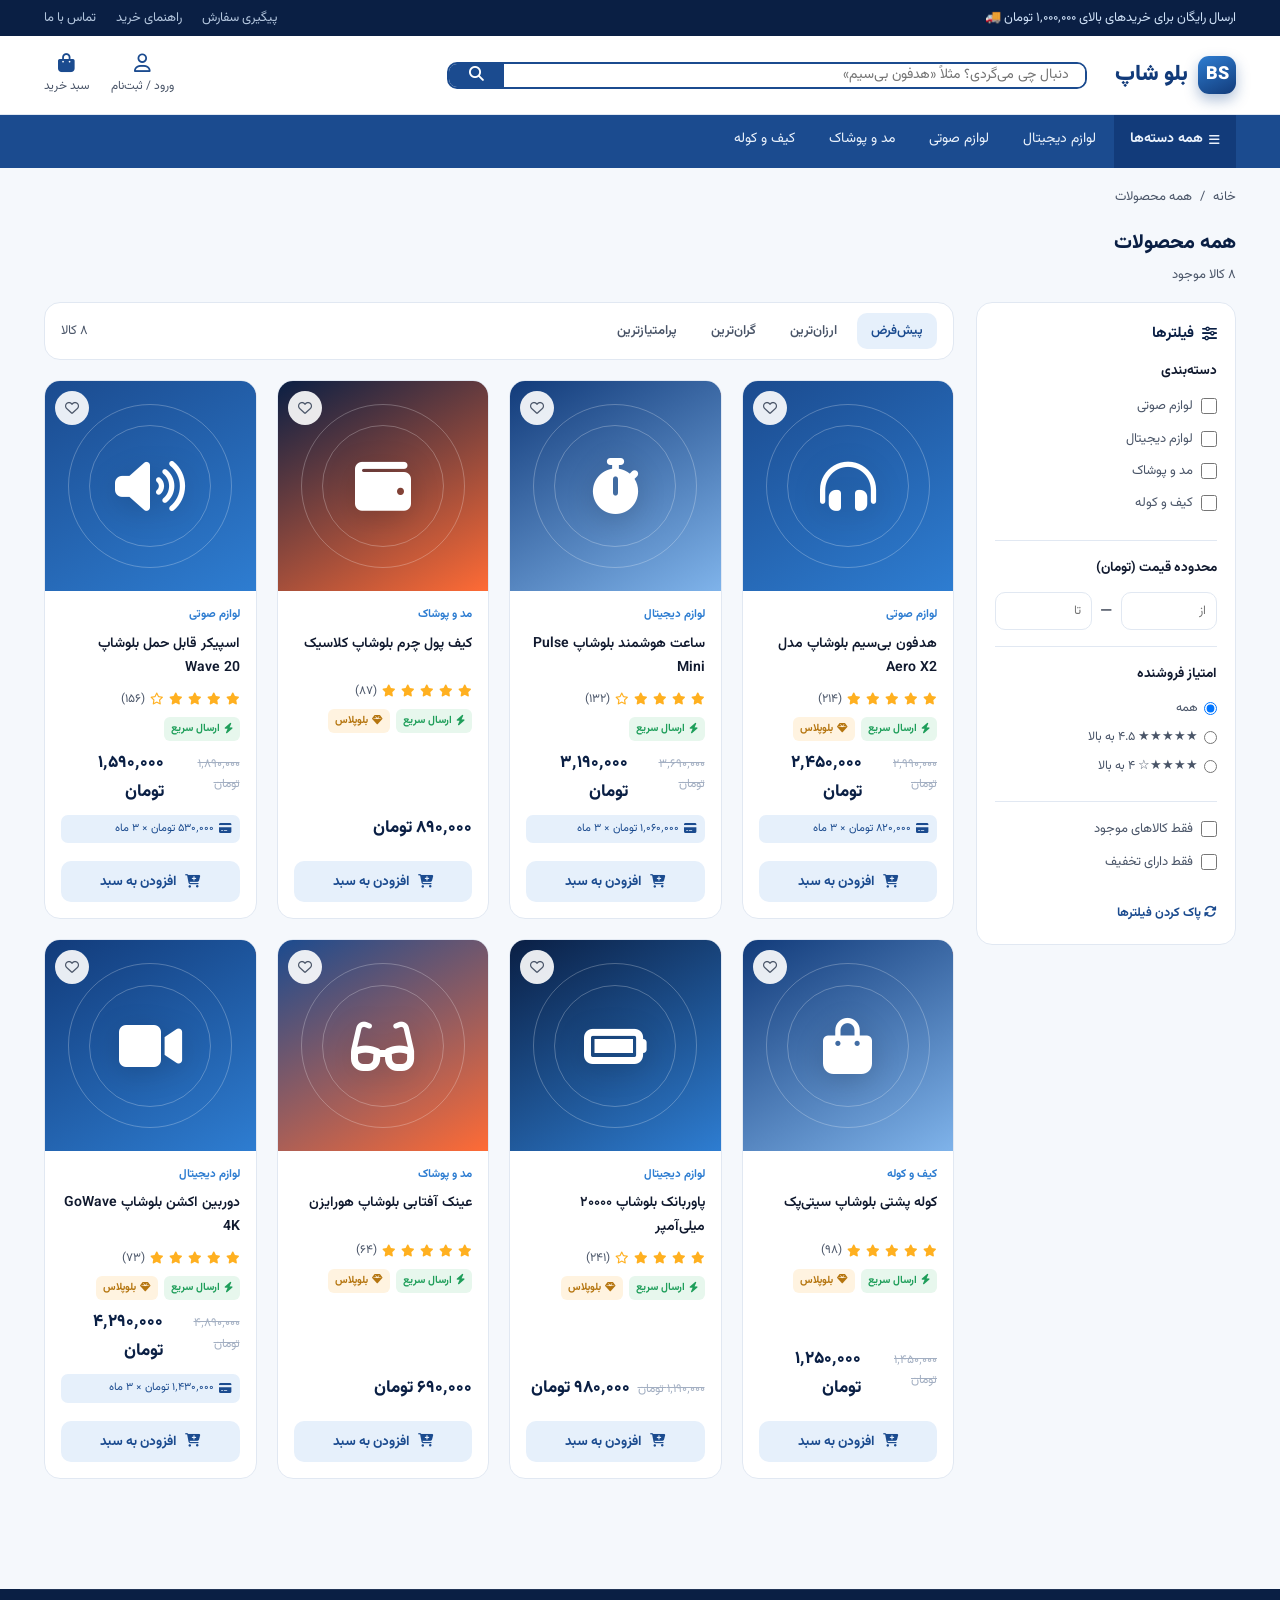
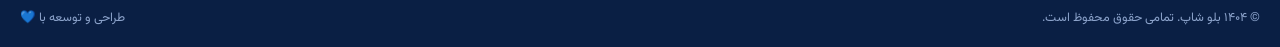
<file: category.html>
<!DOCTYPE html>
<html lang="fa" dir="rtl">
<head>
<meta charset="UTF-8">
<meta name="viewport" content="width=device-width, initial-scale=1.0">
<title>فهرست محصولات | بلو شاپ</title>
<link rel="preconnect" href="https://fonts.googleapis.com">
<link rel="preconnect" href="https://fonts.gstatic.com" crossorigin>
<link rel="stylesheet" href="https://fonts.googleapis.com/css2?family=Vazirmatn:wght@400;500;600;700;800;900&display=swap">
<link rel="stylesheet" href="https://cdnjs.cloudflare.com/ajax/libs/font-awesome/6.5.1/css/all.min.css">
<style>
/* ============================================
   بلو شاپ | Blue Shop — Design Tokens
   ============================================ */
/* فونت از طریق <link> در head لود می‌شود (سریع‌تر از @import) */

@view-transition {
  navigation: auto;
}

:root{
  /* Color */
  --blue-950:#0A1F44;
  --blue-800:#123B7A;
  --blue-700:#1B4B8F;
  --blue-500:#2E7DD1;
  --blue-300:#7FB3EA;
  --blue-100:#E6F0FB;
  --bg:#F5F8FC;
  --surface:#FFFFFF;
  --ink:#10192E;
  --ink-soft:#4A5568;
  --line:#E1E8F2;
  --amber:#FF6B35;
  --amber-dark:#E4551F;
  --success:#1E9E5A;

  /* Type */
  --font:'Vazirmatn', Tahoma, sans-serif;

  /* Layout */
  --radius-s:10px;
  --radius-m:16px;
  --radius-l:28px;
  --container:1240px;
  --shadow-card:0 2px 14px rgba(10,31,68,.07);
  --shadow-hover:0 14px 30px rgba(10,31,68,.14);
}

*{box-sizing:border-box;margin:0;padding:0;}
html{scroll-behavior:smooth;max-width:100vw;}
body{
  font-family:var(--font);
  background:var(--bg);
  color:var(--ink);
  direction:rtl;
  line-height:1.7;
  -webkit-font-smoothing:antialiased;
  overflow-x:hidden;
  max-width:100vw;
  position:relative;
}
img{max-width:100%;display:block;}
a{color:inherit;text-decoration:none;}
ul{list-style:none;}
button{font-family:var(--font);cursor:pointer;border:none;background:none;}
input{font-family:var(--font);}

.container{max-width:var(--container);margin:0 auto;padding:0 24px;}

:focus-visible{outline:3px solid var(--amber);outline-offset:2px;}
@media (prefers-reduced-motion: reduce){
  *{animation-duration:.001ms !important;transition-duration:.001ms !important;}
}

/* ============ Top utility bar ============ */
.topbar{background:var(--blue-950);color:#CFE1F7;font-size:13px;}
.topbar .container{display:flex;justify-content:space-between;align-items:center;height:36px;}
.topbar a{opacity:.85;}
.topbar a:hover{opacity:1;color:#fff;}
.topbar-links{display:flex;gap:20px;}

/* ============ Header ============ */
.site-header{
  background:var(--surface);
  border-bottom:1px solid var(--line);
  position:sticky;top:0;z-index:50;
}
.header-row{
  display:flex;align-items:center;gap:28px;
  height:78px;
}
.logo{
  display:flex;align-items:center;gap:10px;
  font-weight:900;font-size:22px;color:var(--blue-800);
  white-space:nowrap;
}
.logo .mark{
  width:38px;height:38px;border-radius:11px;
  background:linear-gradient(155deg,var(--blue-500),var(--blue-800));
  display:flex;align-items:center;justify-content:center;
  color:#fff;font-weight:900;font-size:18px;
  box-shadow:0 6px 14px rgba(27,75,143,.35);
}
.search-form{
  flex:1;display:flex;max-width:640px;
  border:2px solid var(--blue-700);border-radius:var(--radius-s);
  overflow:hidden;
}
.search-form input{
  flex:1;border:none;padding:0 16px;font-size:14px;background:var(--surface);
}
.search-form input:focus{outline:none;}
.search-form button{
  background:var(--blue-700);color:#fff;padding:0 20px;font-size:15px;
  transition:background .15s;
}
.search-form button:hover{background:var(--blue-800);}

.header-actions{display:flex;align-items:center;gap:22px;margin-inline-start:auto;}
.header-action{
  display:flex;flex-direction:column;align-items:center;gap:3px;
  font-size:12px;color:var(--ink-soft);position:relative;
}
.header-action i{font-size:19px;color:var(--blue-700);}
.header-action:hover i,.header-action:hover{color:var(--blue-700);}
.cart-count{
  position:absolute;top:-6px;left:-10px;
  background:var(--amber);color:#fff;font-size:11px;font-weight:700;
  min-width:18px;height:18px;border-radius:50%;
  display:flex;align-items:center;justify-content:center;
}

/* ============ Category nav + mega menu ============ */
.cat-nav{background:var(--blue-700);position:relative;z-index:40;}
.cat-nav .container{display:flex;gap:2px;overflow:visible;}
.cat-nav .cat-item{position:relative;}
.cat-nav a.cat-link{
  padding:13px 16px;font-size:14px;color:#EAF2FC;white-space:nowrap;
  border-bottom:3px solid transparent;display:flex;align-items:center;gap:6px;
}
.cat-nav .cat-item:hover a.cat-link{border-color:var(--amber);color:#fff;background:rgba(255,255,255,.06);}
.cat-nav a.cat-link.all{background:var(--blue-800);font-weight:700;}
.cat-nav a.cat-link.all i{font-size:12px;}

.mega-menu{
  position:absolute;top:100%;right:0;min-width:640px;
  background:var(--surface);border-radius:0 0 var(--radius-m) var(--radius-m);
  box-shadow:var(--shadow-hover);padding:22px;display:none;
  grid-template-columns:repeat(3,1fr);gap:20px;z-index:60;
}
.cat-item:hover .mega-menu{display:grid;}
.mega-col h5{font-size:13px;color:var(--blue-700);margin-bottom:10px;font-weight:800;}
.mega-col ul li{margin-bottom:8px;}
.mega-col ul li a{font-size:13px;color:var(--ink-soft);}
.mega-col ul li a:hover{color:var(--blue-700);}

/* ============ Toolbar (sort / view) ============ */
.toolbar{
  display:flex;align-items:center;justify-content:space-between;
  background:var(--surface);border:1px solid var(--line);border-radius:var(--radius-m);
  padding:10px 16px;margin-bottom:20px;flex-wrap:wrap;gap:10px;
}
.toolbar-sort{display:flex;gap:6px;align-items:center;}
.sort-chip{
  padding:8px 14px;border-radius:var(--radius-s);font-size:13px;color:var(--ink-soft);font-weight:600;
}
.sort-chip.active{background:var(--blue-100);color:var(--blue-700);}
.toolbar-count{font-size:13px;color:var(--ink-soft);}

/* ============ Hero ============ */
.hero{
  background:linear-gradient(120deg,var(--blue-800) 0%,var(--blue-700) 55%,var(--blue-500) 100%);
  border-radius:0 0 var(--radius-l) var(--radius-l);
  color:#fff;overflow:hidden;position:relative;
}
.hero .container{
  display:grid;grid-template-columns:1.1fr .9fr;gap:40px;align-items:center;
  padding-top:56px;padding-bottom:56px;position:relative;z-index:2;
}
.hero-eyebrow{
  display:inline-flex;align-items:center;gap:8px;
  background:rgba(255,255,255,.14);border:1px solid rgba(255,255,255,.3);
  padding:6px 14px;border-radius:999px;font-size:13px;margin-bottom:18px;
}
.hero h1{font-size:42px;font-weight:800;line-height:1.35;margin-bottom:16px;}
.hero h1 span{color:#FFD9C4;}
.hero p{font-size:16px;color:#D9E7FA;max-width:460px;margin-bottom:26px;}
.hero-ctas{display:flex;gap:14px;}
.btn{
  display:inline-flex;align-items:center;gap:8px;
  padding:13px 26px;border-radius:var(--radius-s);font-weight:700;font-size:14.5px;
  transition:transform .15s ease, box-shadow .15s ease;
}
.btn:active{transform:scale(.97);}
.btn-amber{background:var(--amber);color:#fff;box-shadow:0 10px 22px rgba(255,107,53,.35);}
.btn-amber:hover{background:var(--amber-dark);}
.btn-ghost{background:rgba(255,255,255,.12);color:#fff;border:1px solid rgba(255,255,255,.4);}
.btn-ghost:hover{background:rgba(255,255,255,.22);}
.btn-primary{background:var(--blue-700);color:#fff;}
.btn-primary:hover{background:var(--blue-800);}
.btn-block{width:100%;justify-content:center;}

.hero-visual{position:relative;height:320px;}
.wave-ring{
  position:absolute;inset:0;border-radius:50%;
  border:1px dashed rgba(255,255,255,.35);
}
.wave-ring.r2{inset:36px;}
.wave-ring.r3{inset:72px;}
.hero-badge{
  position:absolute;background:#fff;color:var(--blue-800);
  border-radius:var(--radius-m);padding:14px 18px;box-shadow:var(--shadow-hover);
  font-size:13px;font-weight:700;display:flex;align-items:center;gap:10px;
}
.hero-badge.b1{top:8%;right:6%;}
.hero-badge.b2{bottom:14%;left:2%;}
.hero-badge.b3{top:48%;right:38%;}
.hero-badge i{color:var(--amber);font-size:18px;}

/* wave divider signature element */
.wave-divider{display:block;width:100%;height:46px;margin-top:-2px;}

/* ============ Section heading ============ */
.section{padding:52px 0;}
.section-head{display:flex;align-items:flex-end;justify-content:space-between;margin-bottom:26px;}
.section-head h2{font-size:24px;font-weight:800;color:var(--blue-950);}
.section-head p{color:var(--ink-soft);font-size:14px;margin-top:6px;}
.section-link{color:var(--blue-700);font-weight:700;font-size:14px;display:flex;align-items:center;gap:6px;}
.section-link:hover{color:var(--amber-dark);}

/* ============ Feature strip ============ */
.features{
  display:grid;grid-template-columns:repeat(4,1fr);gap:18px;
  margin-top:-34px;position:relative;z-index:3;
}
.feature-card{
  background:var(--surface);border-radius:var(--radius-m);
  padding:20px;display:flex;gap:14px;align-items:center;
  box-shadow:var(--shadow-card);
}
.feature-card .icon{
  width:46px;height:46px;border-radius:12px;background:var(--blue-100);
  color:var(--blue-700);display:flex;align-items:center;justify-content:center;font-size:20px;flex:none;
}
.feature-card h3{font-size:14.5px;color:var(--blue-950);margin-bottom:3px;}
.feature-card p{font-size:12.5px;color:var(--ink-soft);}

/* ============ Category chips ============ */
.chip-row{display:flex;gap:12px;flex-wrap:wrap;}
.chip{
  background:var(--surface);border:1px solid var(--line);border-radius:999px;
  padding:10px 18px;font-size:13.5px;font-weight:600;color:var(--blue-800);
  display:flex;align-items:center;gap:8px;transition:.15s;
}
.chip:hover{background:var(--blue-700);color:#fff;border-color:var(--blue-700);}

/* ============ Product grid & card ============ */
.product-grid{display:grid;grid-template-columns:repeat(4,1fr);gap:20px;}
.product-card{
  background:var(--surface);border-radius:var(--radius-m);
  border:1px solid var(--line);overflow:hidden;position:relative;
  display:flex;flex-direction:column;transition:box-shadow .2s, transform .2s;
}
.product-card:hover{box-shadow:var(--shadow-hover);transform:translateY(-3px);}
.product-media{
  position:relative;aspect-ratio:1/1;background:var(--blue-100);
  display:flex;align-items:center;justify-content:center;overflow:hidden;
}
.product-media img{width:100%;height:100%;object-fit:cover;}
.icon-tile{
  position:relative;width:100%;height:100%;
  display:flex;align-items:center;justify-content:center;overflow:hidden;
}
.icon-tile .ring{
  position:absolute;border-radius:50%;border:1px solid rgba(255,255,255,.25);
}
.icon-tile .ring.r1{width:78%;height:78%;}
.icon-tile .ring.r2{width:58%;height:58%;}
.icon-tile i{position:relative;z-index:2;color:#fff;filter:drop-shadow(0 6px 14px rgba(0,0,0,.15));}
.product-media .icon-tile i{font-size:56px;}
.pd-gallery-main .icon-tile i{font-size:110px;}
.tag-fold{
  position:absolute;top:12px;right:-6px;
  background:var(--amber);color:#fff;font-size:12px;font-weight:800;
  padding:5px 14px 5px 10px;border-radius:6px 0 0 6px;
  box-shadow:0 4px 10px rgba(255,107,53,.4);
}
.tag-fold::after{
  content:"";position:absolute;right:0;top:100%;
  border-width:6px 6px 0 0;border-style:solid;
  border-color:var(--amber-dark) transparent transparent transparent;
}
.wish-btn{
  position:absolute;top:10px;left:10px;width:34px;height:34px;border-radius:50%;
  background:rgba(255,255,255,.9);display:flex;align-items:center;justify-content:center;
  color:var(--ink-soft);font-size:14px;transition:.15s;
}
.wish-btn:hover{color:var(--amber);}
.product-body{padding:14px 16px 16px;display:flex;flex-direction:column;gap:8px;flex:1;}
.product-cat{font-size:11.5px;color:var(--blue-500);font-weight:700;}
.product-title{
  font-size:14px;font-weight:600;color:var(--ink);
  display:-webkit-box;-webkit-line-clamp:2;-webkit-box-orient:vertical;overflow:hidden;min-height:40px;
}
.rating{display:flex;align-items:center;gap:5px;font-size:12px;color:var(--ink-soft);}
.rating i{color:#FFB020;font-size:12px;}
.badge-row{display:flex;gap:6px;flex-wrap:wrap;}
.mini-badge{
  display:flex;align-items:center;gap:4px;font-size:10.5px;font-weight:700;
  padding:3px 7px;border-radius:6px;
}
.mini-badge.express{background:#E7F7ED;color:var(--success);}
.mini-badge.plus{background:#FFF3E0;color:#B5750F;}
.price-row{display:flex;align-items:baseline;gap:8px;margin-top:auto;}
.price-old{font-size:12px;color:#A3AFC2;text-decoration:line-through;}
.price-new{font-size:17px;font-weight:800;color:var(--blue-950);}
.price-new small{font-size:11px;font-weight:600;color:var(--ink-soft);}
.discount-pill{
  background:#FFEDE5;color:var(--amber-dark);font-size:11px;font-weight:800;
  padding:2px 7px;border-radius:6px;
}
.installment-note{
  font-size:11px;color:var(--blue-700);background:var(--blue-100);
  padding:5px 9px;border-radius:7px;display:flex;align-items:center;gap:5px;
}
.add-btn{
  margin-top:10px;width:100%;padding:10px;border-radius:var(--radius-s);
  background:var(--blue-100);color:var(--blue-700);font-weight:700;font-size:13.5px;
  display:flex;align-items:center;justify-content:center;gap:8px;transition:.15s;
}
.add-btn:hover{background:var(--blue-700);color:#fff;}

/* ============ Banner strip ============ */
.promo-banner{
  background:linear-gradient(100deg,var(--blue-950),var(--blue-800));
  border-radius:var(--radius-l);color:#fff;
  display:flex;align-items:center;justify-content:space-between;
  padding:34px 44px;gap:24px;flex-wrap:wrap;
}
.promo-banner h3{font-size:22px;font-weight:800;margin-bottom:8px;}
.promo-banner p{color:#C9DBF3;font-size:14px;}
.countdown{display:flex;gap:10px;}
.countdown .cell{
  background:rgba(255,255,255,.12);border:1px solid rgba(255,255,255,.25);
  border-radius:10px;padding:10px 14px;text-align:center;min-width:56px;
}
.countdown .cell b{display:block;font-size:20px;}
.countdown .cell span{font-size:10.5px;color:#C9DBF3;}

/* ============ Footer ============ */
.site-footer{background:var(--blue-950);color:#B9CBE8;margin-top:60px;}
.footer-grid{
  display:grid;grid-template-columns:1.4fr 1fr 1fr 1fr;gap:34px;
  padding:52px 0 30px;
}
.footer-grid h4{color:#fff;font-size:15px;margin-bottom:16px;}
.footer-grid li{margin-bottom:10px;font-size:13.5px;}
.footer-grid a:hover{color:#fff;}
.footer-brand p{font-size:13.5px;color:#9DB4DA;margin:14px 0 18px;max-width:280px;}
.social-row{display:flex;gap:10px;}
.social-row a{
  width:36px;height:36px;border-radius:50%;background:rgba(255,255,255,.08);
  display:flex;align-items:center;justify-content:center;
}
.social-row a:hover{background:var(--amber);}
.footer-bottom{
  border-top:1px solid rgba(255,255,255,.1);padding:18px 0;
  display:flex;justify-content:space-between;font-size:12.5px;color:#8CA3CB;flex-wrap:wrap;gap:10px;
}

/* ============ Breadcrumb ============ */
.breadcrumb{font-size:13px;color:var(--ink-soft);padding:18px 0;display:flex;gap:8px;flex-wrap:wrap;}
.breadcrumb a:hover{color:var(--blue-700);}

/* ============ Product detail page ============ */
.pd-grid{display:grid;grid-template-columns:.85fr 1fr;gap:44px;padding-bottom:20px;}
.pd-gallery-main{
  background:var(--blue-100);border-radius:var(--radius-m);aspect-ratio:1/1;
  display:flex;align-items:center;justify-content:center;overflow:hidden;margin-bottom:12px;
}
.pd-gallery-main img{width:100%;height:100%;object-fit:cover;}
.pd-thumbs{display:flex;gap:10px;}
.pd-thumbs button{
  width:70px;height:70px;border-radius:10px;overflow:hidden;border:2px solid transparent;background:var(--blue-100);
}
.pd-thumbs button.active{border-color:var(--blue-700);}
.pd-thumbs img{width:100%;height:100%;object-fit:cover;}

.pd-title{font-size:26px;font-weight:800;color:var(--blue-950);margin-bottom:10px;}
.pd-meta{display:flex;align-items:center;gap:16px;font-size:13.5px;color:var(--ink-soft);margin-bottom:18px;}
.pd-price-box{
  background:var(--blue-100);border-radius:var(--radius-m);padding:20px;margin-bottom:20px;
}
.pd-price-row{display:flex;align-items:baseline;gap:12px;}
.pd-price-row .price-new{font-size:28px;}
.pd-save{color:var(--success);font-size:13px;font-weight:700;margin-top:6px;}
.pd-stock{font-size:13px;color:var(--success);font-weight:700;margin-bottom:16px;display:flex;align-items:center;gap:6px;}
.qty-row{display:flex;align-items:center;gap:14px;margin-bottom:16px;}
.qty-box{display:flex;align-items:center;border:1px solid var(--line);border-radius:var(--radius-s);overflow:hidden;}
.qty-box button{width:38px;height:38px;font-size:16px;color:var(--blue-700);}
.qty-box button:hover{background:var(--blue-100);}
.qty-box span{width:40px;text-align:center;font-weight:700;}
.pd-actions{display:flex;gap:12px;}
.pd-actions .btn{flex:1;}
.pd-specs{margin-top:30px;border-top:1px solid var(--line);padding-top:24px;}
.pd-specs h3{font-size:16px;margin-bottom:14px;color:var(--blue-950);}
.pd-specs table{width:100%;border-collapse:collapse;font-size:13.5px;}
.pd-specs td{padding:10px 0;border-bottom:1px dashed var(--line);color:var(--ink-soft);}
.pd-specs td:first-child{color:var(--ink);font-weight:600;width:180px;}

.trust-row{display:flex;gap:16px;margin-top:20px;flex-wrap:wrap;}
.trust-row .item{display:flex;align-items:center;gap:8px;font-size:12.5px;color:var(--ink-soft);}
.trust-row i{color:var(--blue-700);}

/* ============ Cart page ============ */
.cart-layout{display:grid;grid-template-columns:1fr .42fr;gap:28px;align-items:flex-start;}
.cart-list{background:var(--surface);border-radius:var(--radius-m);border:1px solid var(--line);}
.cart-item{
  display:flex;gap:16px;align-items:center;padding:18px;border-bottom:1px solid var(--line);
}
.cart-item:last-child{border-bottom:none;}
.cart-item img{width:84px;height:84px;border-radius:12px;object-fit:cover;background:var(--blue-100);}
.cart-item-info{flex:1;}
.cart-item-info h4{font-size:14.5px;margin-bottom:6px;}
.cart-item-info .muted{font-size:12.5px;color:var(--ink-soft);}
.remove-btn{color:#C93B3B;font-size:12.5px;display:flex;align-items:center;gap:5px;margin-top:8px;}
.remove-btn:hover{text-decoration:underline;}
.cart-summary{
  background:var(--surface);border:1px solid var(--line);border-radius:var(--radius-m);padding:22px;
  position:sticky;top:96px;
}
.cart-summary h3{font-size:16px;margin-bottom:16px;color:var(--blue-950);}
.summary-row{display:flex;justify-content:space-between;font-size:13.5px;color:var(--ink-soft);margin-bottom:12px;}
.summary-row.total{
  border-top:1px dashed var(--line);padding-top:14px;margin-top:6px;
  font-size:16px;font-weight:800;color:var(--ink);
}
.coupon-row{display:flex;gap:8px;margin:16px 0;}
.coupon-row input{flex:1;border:1px solid var(--line);border-radius:var(--radius-s);padding:0 12px;height:42px;}
.empty-cart{padding:70px 20px;text-align:center;color:var(--ink-soft);}
.empty-cart i{font-size:44px;color:var(--blue-300);margin-bottom:16px;}

/* ============ Toast ============ */
.toast{
  position:fixed;bottom:26px;left:50%;transform:translateX(-50%) translateY(20px);
  background:var(--blue-950);color:#fff;padding:14px 22px;border-radius:var(--radius-s);
  font-size:13.5px;display:flex;align-items:center;gap:10px;opacity:0;pointer-events:none;
  transition:opacity .25s, transform .25s;z-index:200;box-shadow:var(--shadow-hover);
}
.toast.show{opacity:1;transform:translateX(-50%) translateY(0);}
.toast i{color:var(--success);}

/* ============ Category / listing page ============ */
.listing-layout{display:grid;grid-template-columns:260px 1fr;gap:22px;align-items:flex-start;padding-bottom:50px;}
.filter-panel{
  background:var(--surface);border:1px solid var(--line);border-radius:var(--radius-m);
  padding:18px;position:sticky;top:96px;
}
.filter-panel h3{font-size:15px;color:var(--blue-950);margin-bottom:14px;display:flex;align-items:center;gap:8px;}
.filter-group{border-top:1px solid var(--line);padding:16px 0;}
.filter-group:first-of-type{border-top:none;padding-top:0;}
.filter-group h4{font-size:13.5px;font-weight:700;margin-bottom:12px;color:var(--ink);}
.filter-option{display:flex;align-items:center;gap:8px;font-size:13px;color:var(--ink-soft);margin-bottom:10px;cursor:pointer;}
.filter-option input{accent-color:var(--blue-700);width:16px;height:16px;}
.price-range-inputs{display:flex;gap:8px;align-items:center;}
.price-range-inputs input{
  width:100%;border:1px solid var(--line);border-radius:var(--radius-s);padding:8px 10px;font-size:12.5px;
}
.star-filter{display:flex;align-items:center;gap:6px;font-size:12.5px;color:var(--ink-soft);margin-bottom:8px;cursor:pointer;}
.star-filter i{color:#FFB020;font-size:12px;}
.clear-filters{font-size:12.5px;color:var(--blue-700);font-weight:700;}
.clear-filters:hover{text-decoration:underline;}

.listing-header{display:flex;align-items:center;justify-content:space-between;margin-bottom:16px;flex-wrap:wrap;gap:10px;}
.listing-header h1{font-size:20px;font-weight:800;color:var(--blue-950);}
.listing-header p{font-size:13px;color:var(--ink-soft);margin-top:4px;}

/* ============ Responsive ============ */
@media (max-width:1024px){
  .product-grid{grid-template-columns:repeat(3,1fr);}
  .features{grid-template-columns:repeat(2,1fr);}
  .pd-grid{grid-template-columns:1fr;}
  .cart-layout{grid-template-columns:1fr;}
  .footer-grid{grid-template-columns:1fr 1fr;}
  .listing-layout{grid-template-columns:1fr;}
  .filter-panel{position:static;}
}
@media (max-width:720px){
  .hero .container{grid-template-columns:1fr;}
  .hero-visual{display:none;}
  .product-grid{grid-template-columns:repeat(2,1fr);}
  .header-row{height:auto;flex-wrap:wrap;padding:12px 0;}
  .search-form{order:3;max-width:100%;flex-basis:100%;}
  .footer-grid{grid-template-columns:1fr;}
  .promo-banner{flex-direction:column;text-align:center;}
  .cat-nav .container{
    overflow-x:auto;-webkit-overflow-scrolling:touch;
    scrollbar-width:none;-ms-overflow-style:none;
  }
  .cat-nav .container::-webkit-scrollbar{display:none;}
  .mega-menu{position:fixed;left:12px;right:12px;min-width:0;top:auto;}
}

</style>
</head>
<body>

<div class="topbar">
  <div class="container">
    <span>ارسال رایگان برای خریدهای بالای ۱,۰۰۰,۰۰۰ تومان 🚚</span>
    <div class="topbar-links">
      <a href="#">پیگیری سفارش</a>
      <a href="#">راهنمای خرید</a>
      <a href="#">تماس با ما</a>
    </div>
  </div>
</div>

<header class="site-header">
  <div class="container header-row">
    <a href="index.html" class="logo">
      <span class="mark">BS</span>
      بلو شاپ
    </a>
    <form class="search-form" onsubmit="return false;">
      <input type="text" id="search-input" placeholder="دنبال چی می‌گردی؟ مثلاً «هدفون بی‌سیم»">
      <button type="submit"><i class="fas fa-search"></i></button>
    </form>
    <div class="header-actions">
      <a href="#" class="header-action">
        <i class="far fa-user"></i>
        ورود / ثبت‌نام
      </a>
      <a href="cart.html" class="header-action">
        <i class="fas fa-shopping-bag"></i>
        سبد خرید
        <span class="cart-count">0</span>
      </a>
    </div>
  </div>
</header>

<nav class="cat-nav">
  <div class="container">
    <div class="cat-item">
      <a href="category.html" class="cat-link all"><i class="fas fa-bars"></i> همه دسته‌ها</a>
      <div class="mega-menu">
        <div class="mega-col">
          <h5>لوازم دیجیتال</h5>
          <ul><li><a href="category.html?cat=digital">موبایل و تبلت</a></li><li><a href="category.html?cat=digital">لپ‌تاپ و کامپیوتر</a></li><li><a href="category.html?cat=digital">پاوربانک و شارژر</a></li></ul>
        </div>
        <div class="mega-col">
          <h5>لوازم صوتی</h5>
          <ul><li><a href="category.html?cat=audio">هدفون و هندزفری</a></li><li><a href="category.html?cat=audio">اسپیکر بلوتوثی</a></li><li><a href="category.html?cat=audio">میکروفون</a></li></ul>
        </div>
        <div class="mega-col">
          <h5>مد و پوشاک</h5>
          <ul><li><a href="category.html?cat=fashion">کیف و کوله</a></li><li><a href="category.html?cat=fashion">عینک</a></li><li><a href="category.html?cat=fashion">اکسسوری</a></li></ul>
        </div>
      </div>
    </div>
    <a href="category.html?cat=digital" class="cat-link">لوازم دیجیتال</a>
    <a href="category.html?cat=audio" class="cat-link">لوازم صوتی</a>
    <a href="category.html?cat=fashion" class="cat-link">مد و پوشاک</a>
    <a href="category.html?cat=bags" class="cat-link">کیف و کوله</a>
  </div>
</nav>

<div class="container">
  <div class="breadcrumb">
    <a href="index.html">خانه</a> <span>/</span> <span id="crumb-cat">همه محصولات</span>
  </div>

  <div class="listing-header">
    <div>
      <h1 id="listing-title">همه محصولات</h1>
      <p id="listing-count"></p>
    </div>
  </div>

  <div class="listing-layout">
    <aside class="filter-panel">
      <h3><i class="fas fa-sliders"></i> فیلترها</h3>

      <div class="filter-group">
        <h4>دسته‌بندی</h4>
        <label class="filter-option"><input type="checkbox" value="لوازم صوتی" class="cat-filter"> لوازم صوتی</label>
        <label class="filter-option"><input type="checkbox" value="لوازم دیجیتال" class="cat-filter"> لوازم دیجیتال</label>
        <label class="filter-option"><input type="checkbox" value="مد و پوشاک" class="cat-filter"> مد و پوشاک</label>
        <label class="filter-option"><input type="checkbox" value="کیف و کوله" class="cat-filter"> کیف و کوله</label>
      </div>

      <div class="filter-group">
        <h4>محدوده قیمت (تومان)</h4>
        <div class="price-range-inputs">
          <input type="number" id="price-min" placeholder="از">
          <span>—</span>
          <input type="number" id="price-max" placeholder="تا">
        </div>
      </div>

      <div class="filter-group">
        <h4>امتیاز فروشنده</h4>
        <label class="star-filter"><input type="radio" name="rating" value="0" checked> همه</label>
        <label class="star-filter"><input type="radio" name="rating" value="4.5"> ★★★★★ ۴.۵ به بالا</label>
        <label class="star-filter"><input type="radio" name="rating" value="4"> ★★★★☆ ۴ به بالا</label>
      </div>

      <div class="filter-group">
        <label class="filter-option"><input type="checkbox" id="filter-instock"> فقط کالاهای موجود</label>
        <label class="filter-option"><input type="checkbox" id="filter-discount"> فقط دارای تخفیف</label>
      </div>

      <button class="clear-filters" onclick="clearFilters()"><i class="fas fa-rotate"></i> پاک کردن فیلترها</button>
    </aside>

    <div>
      <div class="toolbar">
        <div class="toolbar-sort">
          <button class="sort-chip active" data-sort="default">پیش‌فرض</button>
          <button class="sort-chip" data-sort="cheap">ارزان‌ترین</button>
          <button class="sort-chip" data-sort="expensive">گران‌ترین</button>
          <button class="sort-chip" data-sort="rating">پرامتیازترین</button>
        </div>
        <span class="toolbar-count" id="toolbar-count"></span>
      </div>

      <div class="product-grid" id="listing-grid"></div>
    </div>
  </div>
</div>

<footer class="site-footer">
  <div class="container footer-bottom">
    <span>© ۱۴۰۴ بلو شاپ. تمامی حقوق محفوظ است.</span>
    <span>طراحی و توسعه با 💙</span>
  </div>
</footer>

<div class="toast" id="toast"><i class="fas fa-circle-check"></i><span></span></div>

<script>
// داده‌ی نمونه محصولات بلو شاپ
const PRODUCTS = [
  {
    id: 1,
    icon: "fa-headphones-simple", iconFrom: "#1B4B8F", iconTo: "#2E7DD1",
    title: "هدفون بی‌سیم بلوشاپ مدل Aero X2",
    category: "لوازم صوتی",
    price: 2450000,
    oldPrice: 2990000,
    rating: 4.6,
    reviews: 214,
    stock: true,
    seller: "فروشگاه رسمی بلوشاپ", express: true, plus: (Math.random() > 0.4),
        specs: { "برند":"BlueShop","رنگ":"آبی سرمه‌ای","نوع اتصال":"بلوتوث ۵.۳","باتری":"تا ۳۰ ساعت","گارانتی":"۱۸ ماهه"},
    description: "هدفون بی‌سیم با حذف نویز فعال، مناسب سفر و کار روزمره با کیفیت صدای استودیویی."},
  {
    id: 2,
    icon: "fa-stopwatch", iconFrom: "#123B7A", iconTo: "#7FB3EA",
    title: "ساعت هوشمند بلوشاپ Pulse Mini",
    category: "لوازم دیجیتال",
    price: 3190000,
    oldPrice: 3690000,
    rating: 4.4,
    reviews: 132,
    stock: true,
    seller: "فروشگاه رسمی بلوشاپ", express: true, plus: (Math.random() > 0.4),
        specs: { "برند":"BlueShop","صفحه‌نمایش":"۱.۹۶ اینچ AMOLED","ضدآب":"IP68","باتری":"تا ۷ روز","گارانتی":"۱۲ ماهه"},
    description: "پایش سلامت، اعلان‌های هوشمند و طراحی سبک برای استفاده تمام‌روز."
  },
  {
    id: 3,
    icon: "fa-wallet", iconFrom: "#0A1F44", iconTo: "#FF6B35",
    title: "کیف پول چرم بلوشاپ کلاسیک",
    category: "مد و پوشاک",
    price: 890000,
    oldPrice: null,
    rating: 4.8,
    reviews: 87,
    stock: true,
    seller: "فروشگاه رسمی بلوشاپ", express: true, plus: (Math.random() > 0.4),
        specs: { "جنس":"چرم طبیعی","رنگ":"آبی نفتی","تعداد جیب":"۸ عدد","گارانتی":"۶ ماهه"},
    description: "کیف پول دست‌دوز از چرم طبیعی با جای‌کارت فراوان و درزهای مقاوم."
  },
  {
    id: 4,
    icon: "fa-volume-high", iconFrom: "#1B4B8F", iconTo: "#2E7DD1",
    title: "اسپیکر قابل حمل بلوشاپ Wave 20",
    category: "لوازم صوتی",
    price: 1590000,
    oldPrice: 1890000,
    rating: 4.3,
    reviews: 156,
    stock: true,
    seller: "فروشگاه رسمی بلوشاپ", express: true, plus: (Math.random() > 0.4),
        specs: { "برند":"BlueShop","توان خروجی":"۲۰ وات","ضدآب":"IPX7","باتری":"۱۲ ساعت","گارانتی":"۱۲ ماهه"},
    description: "صدای قدرتمند و باس عمیق در بدنه‌ای کوچک و ضدآب برای هر جایی."
  },
  {
    id: 5,
    icon: "fa-bag-shopping", iconFrom: "#123B7A", iconTo: "#7FB3EA",
    title: "کوله پشتی بلوشاپ سیتی‌پک",
    category: "کیف و کوله",
    price: 1250000,
    oldPrice: 1450000,
    rating: 4.5,
    reviews: 98,
    stock: true,
    seller: "فروشگاه رسمی بلوشاپ", express: true, plus: (Math.random() > 0.4),
        specs: { "جنس":"پارچه ضدآب","جای لپ‌تاپ":"تا ۱۵.۶ اینچ","حجم":"۲۲ لیتر","گارانتی":"۱۲ ماهه"},
    description: "طراحی شهری با جای مخصوص لپ‌تاپ و پورت شارژ USB روی بدنه."
  },
  {
    id: 6,
    icon: "fa-battery-full", iconFrom: "#0A1F44", iconTo: "#2E7DD1",
    title: "پاوربانک بلوشاپ ۲۰۰۰۰ میلی‌آمپر",
    category: "لوازم دیجیتال",
    price: 980000,
    oldPrice: 1190000,
    rating: 4.2,
    reviews: 241,
    stock: true,
    seller: "فروشگاه رسمی بلوشاپ", express: true, plus: (Math.random() > 0.4),
        specs: { "ظرفیت":"۲۰۰۰۰mAh","شارژ سریع":"۲۲.۵ وات","تعداد پورت":"۳ عدد","گارانتی":"۱۸ ماهه"},
    description: "شارژ سریع و همزمان چند دستگاه با نمایشگر دیجیتال درصد باتری."
  },
  {
    id: 7,
    icon: "fa-glasses", iconFrom: "#1B4B8F", iconTo: "#FF6B35",
    title: "عینک آفتابی بلوشاپ هورایزن",
    category: "مد و پوشاک",
    price: 690000,
    oldPrice: null,
    rating: 4.7,
    reviews: 64,
    stock: false,
    seller: "فروشگاه رسمی بلوشاپ", express: true, plus: (Math.random() > 0.4),
        specs: { "جنس فریم":"استات ایتالیایی","حفاظت":"UV400","رنگ":"آبی دودی","گارانتی":"۱۲ ماهه"},
    description: "طراحی مینیمال با پوشش کامل اشعه‌ی UV برای روزهای آفتابی."
  },
  {
    id: 8,
    icon: "fa-video", iconFrom: "#123B7A", iconTo: "#2E7DD1",
    title: "دوربین اکشن بلوشاپ GoWave 4K",
    category: "لوازم دیجیتال",
    price: 4290000,
    oldPrice: 4890000,
    rating: 4.6,
    reviews: 73,
    stock: true,
    seller: "فروشگاه رسمی بلوشاپ", express: true, plus: (Math.random() > 0.4),
        specs: { "رزولوشن":"4K/60fps","ضدآب":"تا ۱۰ متر","تثبیت تصویر":"دارد","گارانتی":"۱۸ ماهه"},
    description: "فیلمبرداری حرفه‌ای در سفر و ورزش با تثبیت‌کننده تصویر پیشرفته."
  }
];

function formatPrice(n){
  return n.toLocaleString('fa-IR') + ' تومان';
}

</script>
<script>
// وضعیت سبد خرید (در حافظه‌ی مرورگر برای این نسخه‌ی دمو)
let CART = window.__blueShopCart || {};
window.__blueShopCart = CART;

function addToCart(id, qty = 1){
  CART[id] = (CART[id] || 0) + qty;
  updateCartCount();
  showToast('به سبد خرید اضافه شد');
}

function removeFromCart(id){
  delete CART[id];
  updateCartCount();
  if (typeof renderCartPage === 'function') renderCartPage();
}

function setQty(id, qty){
  if (qty <= 0){ removeFromCart(id); return; }
  CART[id] = qty;
  updateCartCount();
  if (typeof renderCartPage === 'function') renderCartPage();
}

function cartCount(){
  return Object.values(CART).reduce((a,b)=>a+b, 0);
}

function updateCartCount(){
  document.querySelectorAll('.cart-count').forEach(el => {
    const n = cartCount();
    el.textContent = n;
    el.style.display = n > 0 ? 'flex' : 'none';
  });
}

let toastTimer;
function showToast(msg){
  const toast = document.getElementById('toast');
  if (!toast) return;
  toast.querySelector('span').textContent = msg;
  toast.classList.add('show');
  clearTimeout(toastTimer);
  toastTimer = setTimeout(() => toast.classList.remove('show'), 2200);
}

function renderStars(rating){
  const full = Math.round(rating);
  let html = '';
  for (let i = 0; i < 5; i++){
    html += `<i class="fa-star ${i < full ? 'fas' : 'far'}"></i>`;
  }
  return html;
}

function iconTileHTML(p){
  return `
  <div class="icon-tile" style="background:linear-gradient(150deg, ${p.iconFrom}, ${p.iconTo});">
    <span class="ring r1"></span>
    <span class="ring r2"></span>
    <i class="fas ${p.icon}"></i>
  </div>`;
}

function productCardHTML(p){
  const discount = p.oldPrice ? Math.round(100 - (p.price / p.oldPrice) * 100) : null;
  const monthly = p.price > 1500000 ? Math.round(p.price / 3 / 10000) * 10000 : null;
  return `
  <div class="product-card">
    <a class="product-media" href="product.html?id=${p.id}">
      ${discount ? `<span class="tag-fold">${discount}%-</span>` : ''}
      ${iconTileHTML(p)}
    </a>
    <button class="wish-btn" aria-label="افزودن به علاقه‌مندی"><i class="far fa-heart"></i></button>
    <div class="product-body">
      <span class="product-cat">${p.category}</span>
      <a href="product.html?id=${p.id}" class="product-title">${p.title}</a>
      <div class="rating">${renderStars(p.rating)} <span>(${p.reviews.toLocaleString('fa-IR')})</span></div>
      <div class="badge-row">
        ${p.express ? `<span class="mini-badge express"><i class="fas fa-bolt"></i> ارسال سریع</span>` : ''}
        ${p.plus ? `<span class="mini-badge plus"><i class="fas fa-gem"></i> بلوپلاس</span>` : ''}
      </div>
      <div class="price-row">
        ${p.oldPrice ? `<span class="price-old">${formatPrice(p.oldPrice)}</span>` : ''}
        <span class="price-new">${formatPrice(p.price)}</span>
      </div>
      ${monthly ? `<span class="installment-note"><i class="fas fa-credit-card"></i> ${monthly.toLocaleString('fa-IR')} تومان × ۳ ماه</span>` : ''}
      <button class="add-btn" onclick="addToCart(${p.id});event.stopPropagation();">
        <i class="fas fa-cart-plus"></i> افزودن به سبد
      </button>
    </div>
  </div>`;
}

function getQueryId(){
  const params = new URLSearchParams(window.location.search);
  return parseInt(params.get('id'), 10);
}

document.addEventListener('DOMContentLoaded', updateCartCount);

</script>
<script>
  const CAT_MAP = { digital: "لوازم دیجیتال", audio: "لوازم صوتی", fashion: "مد و پوشاک", bags: "کیف و کوله" };
  const params = new URLSearchParams(window.location.search);
  const initialCat = CAT_MAP[params.get('cat')] || null;

  let currentSort = 'default';

  if (initialCat){
    document.getElementById('listing-title').textContent = initialCat;
    document.getElementById('crumb-cat').textContent = initialCat;
    document.querySelectorAll('.cat-filter').forEach(cb => { if (cb.value === initialCat) cb.checked = true; });
  }

  function getFilters(){
    const cats = Array.from(document.querySelectorAll('.cat-filter:checked')).map(cb => cb.value);
    const min = parseInt(document.getElementById('price-min').value) || 0;
    const max = parseInt(document.getElementById('price-max').value) || Infinity;
    const minRating = parseFloat(document.querySelector('input[name="rating"]:checked').value) || 0;
    const inStockOnly = document.getElementById('filter-instock').checked;
    const discountOnly = document.getElementById('filter-discount').checked;
    return { cats, min, max, minRating, inStockOnly, discountOnly };
  }

  function applyFilters(){
    const { cats, min, max, minRating, inStockOnly, discountOnly } = getFilters();
    let list = PRODUCTS.filter(p => {
      if (cats.length && !cats.includes(p.category)) return false;
      if (p.price < min || p.price > max) return false;
      if (p.rating < minRating) return false;
      if (inStockOnly && !p.stock) return false;
      if (discountOnly && !p.oldPrice) return false;
      return true;
    });

    if (currentSort === 'cheap') list.sort((a,b) => a.price - b.price);
    if (currentSort === 'expensive') list.sort((a,b) => b.price - a.price);
    if (currentSort === 'rating') list.sort((a,b) => b.rating - a.rating);

    document.getElementById('listing-grid').innerHTML = list.length
      ? list.map(productCardHTML).join('')
      : `<div class="empty-cart" style="grid-column:1/-1;"><i class="fas fa-box-open"></i><p>محصولی با این فیلترها پیدا نشد</p></div>`;
    document.getElementById('toolbar-count').textContent = `${list.length.toLocaleString('fa-IR')} کالا`;
    document.getElementById('listing-count').textContent = `${list.length.toLocaleString('fa-IR')} کالا موجود`;
  }

  function clearFilters(){
    document.querySelectorAll('.cat-filter').forEach(cb => cb.checked = false);
    document.getElementById('price-min').value = '';
    document.getElementById('price-max').value = '';
    document.querySelector('input[name="rating"][value="0"]').checked = true;
    document.getElementById('filter-instock').checked = false;
    document.getElementById('filter-discount').checked = false;
    document.getElementById('listing-title').textContent = 'همه محصولات';
    document.getElementById('crumb-cat').textContent = 'همه محصولات';
    applyFilters();
  }

  document.querySelectorAll('.filter-panel input').forEach(el => el.addEventListener('change', applyFilters));

  document.querySelectorAll('.sort-chip').forEach(btn => {
    btn.addEventListener('click', () => {
      document.querySelectorAll('.sort-chip').forEach(b => b.classList.remove('active'));
      btn.classList.add('active');
      currentSort = btn.dataset.sort;
      applyFilters();
    });
  });

  document.getElementById('search-input').addEventListener('keydown', e => {
    if (e.key === 'Enter'){
      e.preventDefault();
      const q = e.target.value.trim();
      document.getElementById('listing-grid').innerHTML = PRODUCTS
        .filter(p => p.title.includes(q))
        .map(productCardHTML).join('');
    }
  });

  applyFilters();
</script>
</body>
</html>
</file>
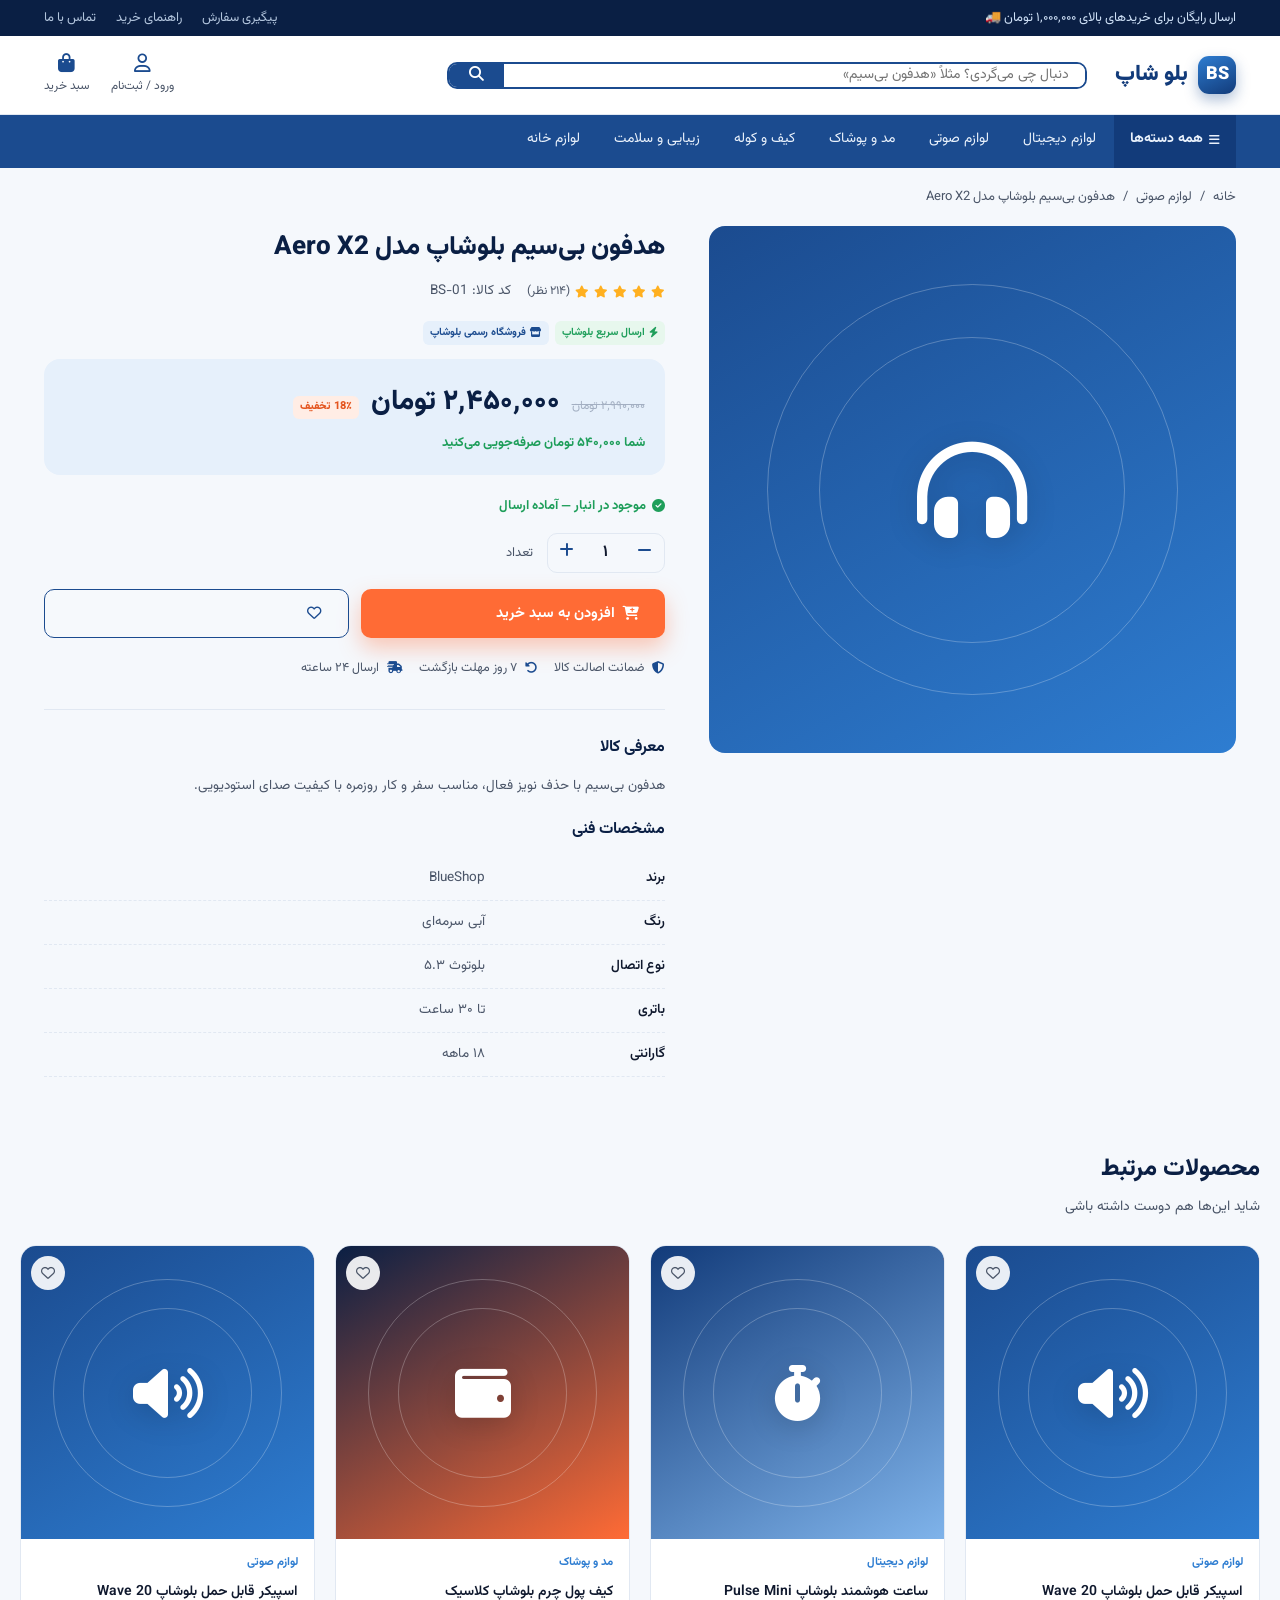
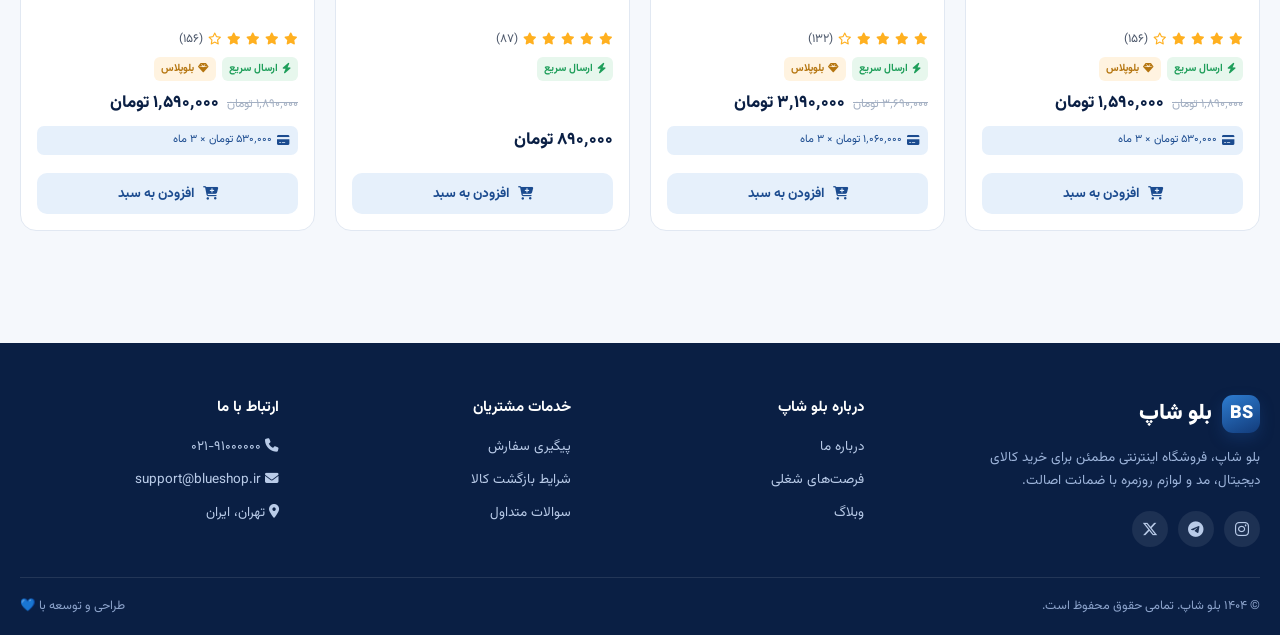
<file: product.html>
<!DOCTYPE html>
<html lang="fa" dir="rtl">
<head>
<meta charset="UTF-8">
<meta name="viewport" content="width=device-width, initial-scale=1.0">
<title>جزئیات محصول | بلو شاپ</title>
<link rel="preconnect" href="https://fonts.googleapis.com">
<link rel="preconnect" href="https://fonts.gstatic.com" crossorigin>
<link rel="stylesheet" href="https://fonts.googleapis.com/css2?family=Vazirmatn:wght@400;500;600;700;800;900&display=swap">
<link rel="stylesheet" href="https://cdnjs.cloudflare.com/ajax/libs/font-awesome/6.5.1/css/all.min.css">
<style>
/* ============================================
   بلو شاپ | Blue Shop — Design Tokens
   ============================================ */
/* فونت از طریق <link> در head لود می‌شود (سریع‌تر از @import) */

@view-transition {
  navigation: auto;
}

:root{
  /* Color */
  --blue-950:#0A1F44;
  --blue-800:#123B7A;
  --blue-700:#1B4B8F;
  --blue-500:#2E7DD1;
  --blue-300:#7FB3EA;
  --blue-100:#E6F0FB;
  --bg:#F5F8FC;
  --surface:#FFFFFF;
  --ink:#10192E;
  --ink-soft:#4A5568;
  --line:#E1E8F2;
  --amber:#FF6B35;
  --amber-dark:#E4551F;
  --success:#1E9E5A;

  /* Type */
  --font:'Vazirmatn', Tahoma, sans-serif;

  /* Layout */
  --radius-s:10px;
  --radius-m:16px;
  --radius-l:28px;
  --container:1240px;
  --shadow-card:0 2px 14px rgba(10,31,68,.07);
  --shadow-hover:0 14px 30px rgba(10,31,68,.14);
}

*{box-sizing:border-box;margin:0;padding:0;}
html{scroll-behavior:smooth;max-width:100vw;}
body{
  font-family:var(--font);
  background:var(--bg);
  color:var(--ink);
  direction:rtl;
  line-height:1.7;
  -webkit-font-smoothing:antialiased;
  overflow-x:hidden;
  max-width:100vw;
  position:relative;
}
img{max-width:100%;display:block;}
a{color:inherit;text-decoration:none;}
ul{list-style:none;}
button{font-family:var(--font);cursor:pointer;border:none;background:none;}
input{font-family:var(--font);}

.container{max-width:var(--container);margin:0 auto;padding:0 24px;}

:focus-visible{outline:3px solid var(--amber);outline-offset:2px;}
@media (prefers-reduced-motion: reduce){
  *{animation-duration:.001ms !important;transition-duration:.001ms !important;}
}

/* ============ Top utility bar ============ */
.topbar{background:var(--blue-950);color:#CFE1F7;font-size:13px;}
.topbar .container{display:flex;justify-content:space-between;align-items:center;height:36px;}
.topbar a{opacity:.85;}
.topbar a:hover{opacity:1;color:#fff;}
.topbar-links{display:flex;gap:20px;}

/* ============ Header ============ */
.site-header{
  background:var(--surface);
  border-bottom:1px solid var(--line);
  position:sticky;top:0;z-index:50;
}
.header-row{
  display:flex;align-items:center;gap:28px;
  height:78px;
}
.logo{
  display:flex;align-items:center;gap:10px;
  font-weight:900;font-size:22px;color:var(--blue-800);
  white-space:nowrap;
}
.logo .mark{
  width:38px;height:38px;border-radius:11px;
  background:linear-gradient(155deg,var(--blue-500),var(--blue-800));
  display:flex;align-items:center;justify-content:center;
  color:#fff;font-weight:900;font-size:18px;
  box-shadow:0 6px 14px rgba(27,75,143,.35);
}
.search-form{
  flex:1;display:flex;max-width:640px;
  border:2px solid var(--blue-700);border-radius:var(--radius-s);
  overflow:hidden;
}
.search-form input{
  flex:1;border:none;padding:0 16px;font-size:14px;background:var(--surface);
}
.search-form input:focus{outline:none;}
.search-form button{
  background:var(--blue-700);color:#fff;padding:0 20px;font-size:15px;
  transition:background .15s;
}
.search-form button:hover{background:var(--blue-800);}

.header-actions{display:flex;align-items:center;gap:22px;margin-inline-start:auto;}
.header-action{
  display:flex;flex-direction:column;align-items:center;gap:3px;
  font-size:12px;color:var(--ink-soft);position:relative;
}
.header-action i{font-size:19px;color:var(--blue-700);}
.header-action:hover i,.header-action:hover{color:var(--blue-700);}
.cart-count{
  position:absolute;top:-6px;left:-10px;
  background:var(--amber);color:#fff;font-size:11px;font-weight:700;
  min-width:18px;height:18px;border-radius:50%;
  display:flex;align-items:center;justify-content:center;
}

/* ============ Category nav + mega menu ============ */
.cat-nav{background:var(--blue-700);position:relative;z-index:40;}
.cat-nav .container{display:flex;gap:2px;overflow:visible;}
.cat-nav .cat-item{position:relative;}
.cat-nav a.cat-link{
  padding:13px 16px;font-size:14px;color:#EAF2FC;white-space:nowrap;
  border-bottom:3px solid transparent;display:flex;align-items:center;gap:6px;
}
.cat-nav .cat-item:hover a.cat-link{border-color:var(--amber);color:#fff;background:rgba(255,255,255,.06);}
.cat-nav a.cat-link.all{background:var(--blue-800);font-weight:700;}
.cat-nav a.cat-link.all i{font-size:12px;}

.mega-menu{
  position:absolute;top:100%;right:0;min-width:640px;
  background:var(--surface);border-radius:0 0 var(--radius-m) var(--radius-m);
  box-shadow:var(--shadow-hover);padding:22px;display:none;
  grid-template-columns:repeat(3,1fr);gap:20px;z-index:60;
}
.cat-item:hover .mega-menu{display:grid;}
.mega-col h5{font-size:13px;color:var(--blue-700);margin-bottom:10px;font-weight:800;}
.mega-col ul li{margin-bottom:8px;}
.mega-col ul li a{font-size:13px;color:var(--ink-soft);}
.mega-col ul li a:hover{color:var(--blue-700);}

/* ============ Toolbar (sort / view) ============ */
.toolbar{
  display:flex;align-items:center;justify-content:space-between;
  background:var(--surface);border:1px solid var(--line);border-radius:var(--radius-m);
  padding:10px 16px;margin-bottom:20px;flex-wrap:wrap;gap:10px;
}
.toolbar-sort{display:flex;gap:6px;align-items:center;}
.sort-chip{
  padding:8px 14px;border-radius:var(--radius-s);font-size:13px;color:var(--ink-soft);font-weight:600;
}
.sort-chip.active{background:var(--blue-100);color:var(--blue-700);}
.toolbar-count{font-size:13px;color:var(--ink-soft);}

/* ============ Hero ============ */
.hero{
  background:linear-gradient(120deg,var(--blue-800) 0%,var(--blue-700) 55%,var(--blue-500) 100%);
  border-radius:0 0 var(--radius-l) var(--radius-l);
  color:#fff;overflow:hidden;position:relative;
}
.hero .container{
  display:grid;grid-template-columns:1.1fr .9fr;gap:40px;align-items:center;
  padding-top:56px;padding-bottom:56px;position:relative;z-index:2;
}
.hero-eyebrow{
  display:inline-flex;align-items:center;gap:8px;
  background:rgba(255,255,255,.14);border:1px solid rgba(255,255,255,.3);
  padding:6px 14px;border-radius:999px;font-size:13px;margin-bottom:18px;
}
.hero h1{font-size:42px;font-weight:800;line-height:1.35;margin-bottom:16px;}
.hero h1 span{color:#FFD9C4;}
.hero p{font-size:16px;color:#D9E7FA;max-width:460px;margin-bottom:26px;}
.hero-ctas{display:flex;gap:14px;}
.btn{
  display:inline-flex;align-items:center;gap:8px;
  padding:13px 26px;border-radius:var(--radius-s);font-weight:700;font-size:14.5px;
  transition:transform .15s ease, box-shadow .15s ease;
}
.btn:active{transform:scale(.97);}
.btn-amber{background:var(--amber);color:#fff;box-shadow:0 10px 22px rgba(255,107,53,.35);}
.btn-amber:hover{background:var(--amber-dark);}
.btn-ghost{background:rgba(255,255,255,.12);color:#fff;border:1px solid rgba(255,255,255,.4);}
.btn-ghost:hover{background:rgba(255,255,255,.22);}
.btn-primary{background:var(--blue-700);color:#fff;}
.btn-primary:hover{background:var(--blue-800);}
.btn-block{width:100%;justify-content:center;}

.hero-visual{position:relative;height:320px;}
.wave-ring{
  position:absolute;inset:0;border-radius:50%;
  border:1px dashed rgba(255,255,255,.35);
}
.wave-ring.r2{inset:36px;}
.wave-ring.r3{inset:72px;}
.hero-badge{
  position:absolute;background:#fff;color:var(--blue-800);
  border-radius:var(--radius-m);padding:14px 18px;box-shadow:var(--shadow-hover);
  font-size:13px;font-weight:700;display:flex;align-items:center;gap:10px;
}
.hero-badge.b1{top:8%;right:6%;}
.hero-badge.b2{bottom:14%;left:2%;}
.hero-badge.b3{top:48%;right:38%;}
.hero-badge i{color:var(--amber);font-size:18px;}

/* wave divider signature element */
.wave-divider{display:block;width:100%;height:46px;margin-top:-2px;}

/* ============ Section heading ============ */
.section{padding:52px 0;}
.section-head{display:flex;align-items:flex-end;justify-content:space-between;margin-bottom:26px;}
.section-head h2{font-size:24px;font-weight:800;color:var(--blue-950);}
.section-head p{color:var(--ink-soft);font-size:14px;margin-top:6px;}
.section-link{color:var(--blue-700);font-weight:700;font-size:14px;display:flex;align-items:center;gap:6px;}
.section-link:hover{color:var(--amber-dark);}

/* ============ Feature strip ============ */
.features{
  display:grid;grid-template-columns:repeat(4,1fr);gap:18px;
  margin-top:-34px;position:relative;z-index:3;
}
.feature-card{
  background:var(--surface);border-radius:var(--radius-m);
  padding:20px;display:flex;gap:14px;align-items:center;
  box-shadow:var(--shadow-card);
}
.feature-card .icon{
  width:46px;height:46px;border-radius:12px;background:var(--blue-100);
  color:var(--blue-700);display:flex;align-items:center;justify-content:center;font-size:20px;flex:none;
}
.feature-card h3{font-size:14.5px;color:var(--blue-950);margin-bottom:3px;}
.feature-card p{font-size:12.5px;color:var(--ink-soft);}

/* ============ Category chips ============ */
.chip-row{display:flex;gap:12px;flex-wrap:wrap;}
.chip{
  background:var(--surface);border:1px solid var(--line);border-radius:999px;
  padding:10px 18px;font-size:13.5px;font-weight:600;color:var(--blue-800);
  display:flex;align-items:center;gap:8px;transition:.15s;
}
.chip:hover{background:var(--blue-700);color:#fff;border-color:var(--blue-700);}

/* ============ Product grid & card ============ */
.product-grid{display:grid;grid-template-columns:repeat(4,1fr);gap:20px;}
.product-card{
  background:var(--surface);border-radius:var(--radius-m);
  border:1px solid var(--line);overflow:hidden;position:relative;
  display:flex;flex-direction:column;transition:box-shadow .2s, transform .2s;
}
.product-card:hover{box-shadow:var(--shadow-hover);transform:translateY(-3px);}
.product-media{
  position:relative;aspect-ratio:1/1;background:var(--blue-100);
  display:flex;align-items:center;justify-content:center;overflow:hidden;
}
.product-media img{width:100%;height:100%;object-fit:cover;}
.icon-tile{
  position:relative;width:100%;height:100%;
  display:flex;align-items:center;justify-content:center;overflow:hidden;
}
.icon-tile .ring{
  position:absolute;border-radius:50%;border:1px solid rgba(255,255,255,.25);
}
.icon-tile .ring.r1{width:78%;height:78%;}
.icon-tile .ring.r2{width:58%;height:58%;}
.icon-tile i{position:relative;z-index:2;color:#fff;filter:drop-shadow(0 6px 14px rgba(0,0,0,.15));}
.product-media .icon-tile i{font-size:56px;}
.pd-gallery-main .icon-tile i{font-size:110px;}
.tag-fold{
  position:absolute;top:12px;right:-6px;
  background:var(--amber);color:#fff;font-size:12px;font-weight:800;
  padding:5px 14px 5px 10px;border-radius:6px 0 0 6px;
  box-shadow:0 4px 10px rgba(255,107,53,.4);
}
.tag-fold::after{
  content:"";position:absolute;right:0;top:100%;
  border-width:6px 6px 0 0;border-style:solid;
  border-color:var(--amber-dark) transparent transparent transparent;
}
.wish-btn{
  position:absolute;top:10px;left:10px;width:34px;height:34px;border-radius:50%;
  background:rgba(255,255,255,.9);display:flex;align-items:center;justify-content:center;
  color:var(--ink-soft);font-size:14px;transition:.15s;
}
.wish-btn:hover{color:var(--amber);}
.product-body{padding:14px 16px 16px;display:flex;flex-direction:column;gap:8px;flex:1;}
.product-cat{font-size:11.5px;color:var(--blue-500);font-weight:700;}
.product-title{
  font-size:14px;font-weight:600;color:var(--ink);
  display:-webkit-box;-webkit-line-clamp:2;-webkit-box-orient:vertical;overflow:hidden;min-height:40px;
}
.rating{display:flex;align-items:center;gap:5px;font-size:12px;color:var(--ink-soft);}
.rating i{color:#FFB020;font-size:12px;}
.badge-row{display:flex;gap:6px;flex-wrap:wrap;}
.mini-badge{
  display:flex;align-items:center;gap:4px;font-size:10.5px;font-weight:700;
  padding:3px 7px;border-radius:6px;
}
.mini-badge.express{background:#E7F7ED;color:var(--success);}
.mini-badge.plus{background:#FFF3E0;color:#B5750F;}
.price-row{display:flex;align-items:baseline;gap:8px;margin-top:auto;}
.price-old{font-size:12px;color:#A3AFC2;text-decoration:line-through;}
.price-new{font-size:17px;font-weight:800;color:var(--blue-950);}
.price-new small{font-size:11px;font-weight:600;color:var(--ink-soft);}
.discount-pill{
  background:#FFEDE5;color:var(--amber-dark);font-size:11px;font-weight:800;
  padding:2px 7px;border-radius:6px;
}
.installment-note{
  font-size:11px;color:var(--blue-700);background:var(--blue-100);
  padding:5px 9px;border-radius:7px;display:flex;align-items:center;gap:5px;
}
.add-btn{
  margin-top:10px;width:100%;padding:10px;border-radius:var(--radius-s);
  background:var(--blue-100);color:var(--blue-700);font-weight:700;font-size:13.5px;
  display:flex;align-items:center;justify-content:center;gap:8px;transition:.15s;
}
.add-btn:hover{background:var(--blue-700);color:#fff;}

/* ============ Banner strip ============ */
.promo-banner{
  background:linear-gradient(100deg,var(--blue-950),var(--blue-800));
  border-radius:var(--radius-l);color:#fff;
  display:flex;align-items:center;justify-content:space-between;
  padding:34px 44px;gap:24px;flex-wrap:wrap;
}
.promo-banner h3{font-size:22px;font-weight:800;margin-bottom:8px;}
.promo-banner p{color:#C9DBF3;font-size:14px;}
.countdown{display:flex;gap:10px;}
.countdown .cell{
  background:rgba(255,255,255,.12);border:1px solid rgba(255,255,255,.25);
  border-radius:10px;padding:10px 14px;text-align:center;min-width:56px;
}
.countdown .cell b{display:block;font-size:20px;}
.countdown .cell span{font-size:10.5px;color:#C9DBF3;}

/* ============ Footer ============ */
.site-footer{background:var(--blue-950);color:#B9CBE8;margin-top:60px;}
.footer-grid{
  display:grid;grid-template-columns:1.4fr 1fr 1fr 1fr;gap:34px;
  padding:52px 0 30px;
}
.footer-grid h4{color:#fff;font-size:15px;margin-bottom:16px;}
.footer-grid li{margin-bottom:10px;font-size:13.5px;}
.footer-grid a:hover{color:#fff;}
.footer-brand p{font-size:13.5px;color:#9DB4DA;margin:14px 0 18px;max-width:280px;}
.social-row{display:flex;gap:10px;}
.social-row a{
  width:36px;height:36px;border-radius:50%;background:rgba(255,255,255,.08);
  display:flex;align-items:center;justify-content:center;
}
.social-row a:hover{background:var(--amber);}
.footer-bottom{
  border-top:1px solid rgba(255,255,255,.1);padding:18px 0;
  display:flex;justify-content:space-between;font-size:12.5px;color:#8CA3CB;flex-wrap:wrap;gap:10px;
}

/* ============ Breadcrumb ============ */
.breadcrumb{font-size:13px;color:var(--ink-soft);padding:18px 0;display:flex;gap:8px;flex-wrap:wrap;}
.breadcrumb a:hover{color:var(--blue-700);}

/* ============ Product detail page ============ */
.pd-grid{display:grid;grid-template-columns:.85fr 1fr;gap:44px;padding-bottom:20px;}
.pd-gallery-main{
  background:var(--blue-100);border-radius:var(--radius-m);aspect-ratio:1/1;
  display:flex;align-items:center;justify-content:center;overflow:hidden;margin-bottom:12px;
}
.pd-gallery-main img{width:100%;height:100%;object-fit:cover;}
.pd-thumbs{display:flex;gap:10px;}
.pd-thumbs button{
  width:70px;height:70px;border-radius:10px;overflow:hidden;border:2px solid transparent;background:var(--blue-100);
}
.pd-thumbs button.active{border-color:var(--blue-700);}
.pd-thumbs img{width:100%;height:100%;object-fit:cover;}

.pd-title{font-size:26px;font-weight:800;color:var(--blue-950);margin-bottom:10px;}
.pd-meta{display:flex;align-items:center;gap:16px;font-size:13.5px;color:var(--ink-soft);margin-bottom:18px;}
.pd-price-box{
  background:var(--blue-100);border-radius:var(--radius-m);padding:20px;margin-bottom:20px;
}
.pd-price-row{display:flex;align-items:baseline;gap:12px;}
.pd-price-row .price-new{font-size:28px;}
.pd-save{color:var(--success);font-size:13px;font-weight:700;margin-top:6px;}
.pd-stock{font-size:13px;color:var(--success);font-weight:700;margin-bottom:16px;display:flex;align-items:center;gap:6px;}
.qty-row{display:flex;align-items:center;gap:14px;margin-bottom:16px;}
.qty-box{display:flex;align-items:center;border:1px solid var(--line);border-radius:var(--radius-s);overflow:hidden;}
.qty-box button{width:38px;height:38px;font-size:16px;color:var(--blue-700);}
.qty-box button:hover{background:var(--blue-100);}
.qty-box span{width:40px;text-align:center;font-weight:700;}
.pd-actions{display:flex;gap:12px;}
.pd-actions .btn{flex:1;}
.pd-specs{margin-top:30px;border-top:1px solid var(--line);padding-top:24px;}
.pd-specs h3{font-size:16px;margin-bottom:14px;color:var(--blue-950);}
.pd-specs table{width:100%;border-collapse:collapse;font-size:13.5px;}
.pd-specs td{padding:10px 0;border-bottom:1px dashed var(--line);color:var(--ink-soft);}
.pd-specs td:first-child{color:var(--ink);font-weight:600;width:180px;}

.trust-row{display:flex;gap:16px;margin-top:20px;flex-wrap:wrap;}
.trust-row .item{display:flex;align-items:center;gap:8px;font-size:12.5px;color:var(--ink-soft);}
.trust-row i{color:var(--blue-700);}

/* ============ Cart page ============ */
.cart-layout{display:grid;grid-template-columns:1fr .42fr;gap:28px;align-items:flex-start;}
.cart-list{background:var(--surface);border-radius:var(--radius-m);border:1px solid var(--line);}
.cart-item{
  display:flex;gap:16px;align-items:center;padding:18px;border-bottom:1px solid var(--line);
}
.cart-item:last-child{border-bottom:none;}
.cart-item img{width:84px;height:84px;border-radius:12px;object-fit:cover;background:var(--blue-100);}
.cart-item-info{flex:1;}
.cart-item-info h4{font-size:14.5px;margin-bottom:6px;}
.cart-item-info .muted{font-size:12.5px;color:var(--ink-soft);}
.remove-btn{color:#C93B3B;font-size:12.5px;display:flex;align-items:center;gap:5px;margin-top:8px;}
.remove-btn:hover{text-decoration:underline;}
.cart-summary{
  background:var(--surface);border:1px solid var(--line);border-radius:var(--radius-m);padding:22px;
  position:sticky;top:96px;
}
.cart-summary h3{font-size:16px;margin-bottom:16px;color:var(--blue-950);}
.summary-row{display:flex;justify-content:space-between;font-size:13.5px;color:var(--ink-soft);margin-bottom:12px;}
.summary-row.total{
  border-top:1px dashed var(--line);padding-top:14px;margin-top:6px;
  font-size:16px;font-weight:800;color:var(--ink);
}
.coupon-row{display:flex;gap:8px;margin:16px 0;}
.coupon-row input{flex:1;border:1px solid var(--line);border-radius:var(--radius-s);padding:0 12px;height:42px;}
.empty-cart{padding:70px 20px;text-align:center;color:var(--ink-soft);}
.empty-cart i{font-size:44px;color:var(--blue-300);margin-bottom:16px;}

/* ============ Toast ============ */
.toast{
  position:fixed;bottom:26px;left:50%;transform:translateX(-50%) translateY(20px);
  background:var(--blue-950);color:#fff;padding:14px 22px;border-radius:var(--radius-s);
  font-size:13.5px;display:flex;align-items:center;gap:10px;opacity:0;pointer-events:none;
  transition:opacity .25s, transform .25s;z-index:200;box-shadow:var(--shadow-hover);
}
.toast.show{opacity:1;transform:translateX(-50%) translateY(0);}
.toast i{color:var(--success);}

/* ============ Category / listing page ============ */
.listing-layout{display:grid;grid-template-columns:260px 1fr;gap:22px;align-items:flex-start;padding-bottom:50px;}
.filter-panel{
  background:var(--surface);border:1px solid var(--line);border-radius:var(--radius-m);
  padding:18px;position:sticky;top:96px;
}
.filter-panel h3{font-size:15px;color:var(--blue-950);margin-bottom:14px;display:flex;align-items:center;gap:8px;}
.filter-group{border-top:1px solid var(--line);padding:16px 0;}
.filter-group:first-of-type{border-top:none;padding-top:0;}
.filter-group h4{font-size:13.5px;font-weight:700;margin-bottom:12px;color:var(--ink);}
.filter-option{display:flex;align-items:center;gap:8px;font-size:13px;color:var(--ink-soft);margin-bottom:10px;cursor:pointer;}
.filter-option input{accent-color:var(--blue-700);width:16px;height:16px;}
.price-range-inputs{display:flex;gap:8px;align-items:center;}
.price-range-inputs input{
  width:100%;border:1px solid var(--line);border-radius:var(--radius-s);padding:8px 10px;font-size:12.5px;
}
.star-filter{display:flex;align-items:center;gap:6px;font-size:12.5px;color:var(--ink-soft);margin-bottom:8px;cursor:pointer;}
.star-filter i{color:#FFB020;font-size:12px;}
.clear-filters{font-size:12.5px;color:var(--blue-700);font-weight:700;}
.clear-filters:hover{text-decoration:underline;}

.listing-header{display:flex;align-items:center;justify-content:space-between;margin-bottom:16px;flex-wrap:wrap;gap:10px;}
.listing-header h1{font-size:20px;font-weight:800;color:var(--blue-950);}
.listing-header p{font-size:13px;color:var(--ink-soft);margin-top:4px;}

/* ============ Responsive ============ */
@media (max-width:1024px){
  .product-grid{grid-template-columns:repeat(3,1fr);}
  .features{grid-template-columns:repeat(2,1fr);}
  .pd-grid{grid-template-columns:1fr;}
  .cart-layout{grid-template-columns:1fr;}
  .footer-grid{grid-template-columns:1fr 1fr;}
  .listing-layout{grid-template-columns:1fr;}
  .filter-panel{position:static;}
}
@media (max-width:720px){
  .hero .container{grid-template-columns:1fr;}
  .hero-visual{display:none;}
  .product-grid{grid-template-columns:repeat(2,1fr);}
  .header-row{height:auto;flex-wrap:wrap;padding:12px 0;}
  .search-form{order:3;max-width:100%;flex-basis:100%;}
  .footer-grid{grid-template-columns:1fr;}
  .promo-banner{flex-direction:column;text-align:center;}
  .cat-nav .container{
    overflow-x:auto;-webkit-overflow-scrolling:touch;
    scrollbar-width:none;-ms-overflow-style:none;
  }
  .cat-nav .container::-webkit-scrollbar{display:none;}
  .mega-menu{position:fixed;left:12px;right:12px;min-width:0;top:auto;}
}

</style>
</head>
<body>

<div class="topbar">
  <div class="container">
    <span>ارسال رایگان برای خریدهای بالای ۱,۰۰۰,۰۰۰ تومان 🚚</span>
    <div class="topbar-links">
      <a href="#">پیگیری سفارش</a>
      <a href="#">راهنمای خرید</a>
      <a href="#">تماس با ما</a>
    </div>
  </div>
</div>

<header class="site-header">
  <div class="container header-row">
    <a href="index.html" class="logo">
      <span class="mark">BS</span>
      بلو شاپ
    </a>
    <form class="search-form" onsubmit="return false;">
      <input type="text" placeholder="دنبال چی می‌گردی؟ مثلاً «هدفون بی‌سیم»">
      <button type="submit"><i class="fas fa-search"></i></button>
    </form>
    <div class="header-actions">
      <a href="#" class="header-action">
        <i class="far fa-user"></i>
        ورود / ثبت‌نام
      </a>
      <a href="cart.html" class="header-action">
        <i class="fas fa-shopping-bag"></i>
        سبد خرید
        <span class="cart-count">0</span>
      </a>
    </div>
  </div>
</header>

<nav class="cat-nav">
  <div class="container">
    <div class="cat-item">
      <a href="category.html" class="cat-link all"><i class="fas fa-bars"></i> همه دسته‌ها</a>
      <div class="mega-menu">
        <div class="mega-col">
          <h5>لوازم دیجیتال</h5>
          <ul><li><a href="category.html?cat=digital">موبایل و تبلت</a></li><li><a href="category.html?cat=digital">لپ‌تاپ و کامپیوتر</a></li><li><a href="category.html?cat=digital">پاوربانک و شارژر</a></li></ul>
        </div>
        <div class="mega-col">
          <h5>لوازم صوتی</h5>
          <ul><li><a href="category.html?cat=audio">هدفون و هندزفری</a></li><li><a href="category.html?cat=audio">اسپیکر بلوتوثی</a></li><li><a href="category.html?cat=audio">میکروفون</a></li></ul>
        </div>
        <div class="mega-col">
          <h5>مد و پوشاک</h5>
          <ul><li><a href="category.html?cat=fashion">کیف و کوله</a></li><li><a href="category.html?cat=fashion">عینک</a></li><li><a href="category.html?cat=fashion">اکسسوری</a></li></ul>
        </div>
      </div>
    </div>
    <a href="category.html?cat=digital" class="cat-link">لوازم دیجیتال</a>
    <a href="category.html?cat=audio" class="cat-link">لوازم صوتی</a>
    <a href="category.html?cat=fashion" class="cat-link">مد و پوشاک</a>
    <a href="category.html?cat=bags" class="cat-link">کیف و کوله</a>
    <a href="category.html" class="cat-link">زیبایی و سلامت</a>
    <a href="category.html" class="cat-link">لوازم خانه</a>
  </div>
</nav>

<div class="container">
  <div class="breadcrumb" id="breadcrumb"></div>

  <div class="pd-grid" id="pd-root"></div>
</div>

<section class="section container">
  <div class="section-head">
    <div>
      <h2>محصولات مرتبط</h2>
      <p>شاید این‌ها هم دوست داشته باشی</p>
    </div>
  </div>
  <div class="product-grid" id="related-grid"></div>
</section>

<footer class="site-footer">
  <div class="container footer-grid">
    <div class="footer-brand">
      <a href="index.html" class="logo" style="color:#fff;">
        <span class="mark">BS</span> بلو شاپ
      </a>
      <p>بلو شاپ، فروشگاه اینترنتی مطمئن برای خرید کالای دیجیتال، مد و لوازم روزمره با ضمانت اصالت.</p>
      <div class="social-row">
        <a href="#"><i class="fab fa-instagram"></i></a>
        <a href="#"><i class="fab fa-telegram"></i></a>
        <a href="#"><i class="fab fa-x-twitter"></i></a>
      </div>
    </div>
    <div>
      <h4>درباره بلو شاپ</h4>
      <ul><li><a href="#">درباره ما</a></li><li><a href="#">فرصت‌های شغلی</a></li><li><a href="#">وبلاگ</a></li></ul>
    </div>
    <div>
      <h4>خدمات مشتریان</h4>
      <ul><li><a href="#">پیگیری سفارش</a></li><li><a href="#">شرایط بازگشت کالا</a></li><li><a href="#">سوالات متداول</a></li></ul>
    </div>
    <div>
      <h4>ارتباط با ما</h4>
      <ul><li><i class="fas fa-phone"></i> ۰۲۱-۹۱۰۰۰۰۰۰</li><li><i class="fas fa-envelope"></i> support@blueshop.ir</li><li><i class="fas fa-location-dot"></i> تهران، ایران</li></ul>
    </div>
  </div>
  <div class="container footer-bottom">
    <span>© ۱۴۰۴ بلو شاپ. تمامی حقوق محفوظ است.</span>
    <span>طراحی و توسعه با 💙</span>
  </div>
</footer>

<div class="toast" id="toast"><i class="fas fa-circle-check"></i><span></span></div>

<script>
// داده‌ی نمونه محصولات بلو شاپ
const PRODUCTS = [
  {
    id: 1,
    icon: "fa-headphones-simple", iconFrom: "#1B4B8F", iconTo: "#2E7DD1",
    title: "هدفون بی‌سیم بلوشاپ مدل Aero X2",
    category: "لوازم صوتی",
    price: 2450000,
    oldPrice: 2990000,
    rating: 4.6,
    reviews: 214,
    stock: true,
    seller: "فروشگاه رسمی بلوشاپ", express: true, plus: (Math.random() > 0.4),
        specs: { "برند":"BlueShop","رنگ":"آبی سرمه‌ای","نوع اتصال":"بلوتوث ۵.۳","باتری":"تا ۳۰ ساعت","گارانتی":"۱۸ ماهه"},
    description: "هدفون بی‌سیم با حذف نویز فعال، مناسب سفر و کار روزمره با کیفیت صدای استودیویی."},
  {
    id: 2,
    icon: "fa-stopwatch", iconFrom: "#123B7A", iconTo: "#7FB3EA",
    title: "ساعت هوشمند بلوشاپ Pulse Mini",
    category: "لوازم دیجیتال",
    price: 3190000,
    oldPrice: 3690000,
    rating: 4.4,
    reviews: 132,
    stock: true,
    seller: "فروشگاه رسمی بلوشاپ", express: true, plus: (Math.random() > 0.4),
        specs: { "برند":"BlueShop","صفحه‌نمایش":"۱.۹۶ اینچ AMOLED","ضدآب":"IP68","باتری":"تا ۷ روز","گارانتی":"۱۲ ماهه"},
    description: "پایش سلامت، اعلان‌های هوشمند و طراحی سبک برای استفاده تمام‌روز."
  },
  {
    id: 3,
    icon: "fa-wallet", iconFrom: "#0A1F44", iconTo: "#FF6B35",
    title: "کیف پول چرم بلوشاپ کلاسیک",
    category: "مد و پوشاک",
    price: 890000,
    oldPrice: null,
    rating: 4.8,
    reviews: 87,
    stock: true,
    seller: "فروشگاه رسمی بلوشاپ", express: true, plus: (Math.random() > 0.4),
        specs: { "جنس":"چرم طبیعی","رنگ":"آبی نفتی","تعداد جیب":"۸ عدد","گارانتی":"۶ ماهه"},
    description: "کیف پول دست‌دوز از چرم طبیعی با جای‌کارت فراوان و درزهای مقاوم."
  },
  {
    id: 4,
    icon: "fa-volume-high", iconFrom: "#1B4B8F", iconTo: "#2E7DD1",
    title: "اسپیکر قابل حمل بلوشاپ Wave 20",
    category: "لوازم صوتی",
    price: 1590000,
    oldPrice: 1890000,
    rating: 4.3,
    reviews: 156,
    stock: true,
    seller: "فروشگاه رسمی بلوشاپ", express: true, plus: (Math.random() > 0.4),
        specs: { "برند":"BlueShop","توان خروجی":"۲۰ وات","ضدآب":"IPX7","باتری":"۱۲ ساعت","گارانتی":"۱۲ ماهه"},
    description: "صدای قدرتمند و باس عمیق در بدنه‌ای کوچک و ضدآب برای هر جایی."
  },
  {
    id: 5,
    icon: "fa-bag-shopping", iconFrom: "#123B7A", iconTo: "#7FB3EA",
    title: "کوله پشتی بلوشاپ سیتی‌پک",
    category: "کیف و کوله",
    price: 1250000,
    oldPrice: 1450000,
    rating: 4.5,
    reviews: 98,
    stock: true,
    seller: "فروشگاه رسمی بلوشاپ", express: true, plus: (Math.random() > 0.4),
        specs: { "جنس":"پارچه ضدآب","جای لپ‌تاپ":"تا ۱۵.۶ اینچ","حجم":"۲۲ لیتر","گارانتی":"۱۲ ماهه"},
    description: "طراحی شهری با جای مخصوص لپ‌تاپ و پورت شارژ USB روی بدنه."
  },
  {
    id: 6,
    icon: "fa-battery-full", iconFrom: "#0A1F44", iconTo: "#2E7DD1",
    title: "پاوربانک بلوشاپ ۲۰۰۰۰ میلی‌آمپر",
    category: "لوازم دیجیتال",
    price: 980000,
    oldPrice: 1190000,
    rating: 4.2,
    reviews: 241,
    stock: true,
    seller: "فروشگاه رسمی بلوشاپ", express: true, plus: (Math.random() > 0.4),
        specs: { "ظرفیت":"۲۰۰۰۰mAh","شارژ سریع":"۲۲.۵ وات","تعداد پورت":"۳ عدد","گارانتی":"۱۸ ماهه"},
    description: "شارژ سریع و همزمان چند دستگاه با نمایشگر دیجیتال درصد باتری."
  },
  {
    id: 7,
    icon: "fa-glasses", iconFrom: "#1B4B8F", iconTo: "#FF6B35",
    title: "عینک آفتابی بلوشاپ هورایزن",
    category: "مد و پوشاک",
    price: 690000,
    oldPrice: null,
    rating: 4.7,
    reviews: 64,
    stock: false,
    seller: "فروشگاه رسمی بلوشاپ", express: true, plus: (Math.random() > 0.4),
        specs: { "جنس فریم":"استات ایتالیایی","حفاظت":"UV400","رنگ":"آبی دودی","گارانتی":"۱۲ ماهه"},
    description: "طراحی مینیمال با پوشش کامل اشعه‌ی UV برای روزهای آفتابی."
  },
  {
    id: 8,
    icon: "fa-video", iconFrom: "#123B7A", iconTo: "#2E7DD1",
    title: "دوربین اکشن بلوشاپ GoWave 4K",
    category: "لوازم دیجیتال",
    price: 4290000,
    oldPrice: 4890000,
    rating: 4.6,
    reviews: 73,
    stock: true,
    seller: "فروشگاه رسمی بلوشاپ", express: true, plus: (Math.random() > 0.4),
        specs: { "رزولوشن":"4K/60fps","ضدآب":"تا ۱۰ متر","تثبیت تصویر":"دارد","گارانتی":"۱۸ ماهه"},
    description: "فیلمبرداری حرفه‌ای در سفر و ورزش با تثبیت‌کننده تصویر پیشرفته."
  }
];

function formatPrice(n){
  return n.toLocaleString('fa-IR') + ' تومان';
}

</script>
<script>
// وضعیت سبد خرید (در حافظه‌ی مرورگر برای این نسخه‌ی دمو)
let CART = window.__blueShopCart || {};
window.__blueShopCart = CART;

function addToCart(id, qty = 1){
  CART[id] = (CART[id] || 0) + qty;
  updateCartCount();
  showToast('به سبد خرید اضافه شد');
}

function removeFromCart(id){
  delete CART[id];
  updateCartCount();
  if (typeof renderCartPage === 'function') renderCartPage();
}

function setQty(id, qty){
  if (qty <= 0){ removeFromCart(id); return; }
  CART[id] = qty;
  updateCartCount();
  if (typeof renderCartPage === 'function') renderCartPage();
}

function cartCount(){
  return Object.values(CART).reduce((a,b)=>a+b, 0);
}

function updateCartCount(){
  document.querySelectorAll('.cart-count').forEach(el => {
    const n = cartCount();
    el.textContent = n;
    el.style.display = n > 0 ? 'flex' : 'none';
  });
}

let toastTimer;
function showToast(msg){
  const toast = document.getElementById('toast');
  if (!toast) return;
  toast.querySelector('span').textContent = msg;
  toast.classList.add('show');
  clearTimeout(toastTimer);
  toastTimer = setTimeout(() => toast.classList.remove('show'), 2200);
}

function renderStars(rating){
  const full = Math.round(rating);
  let html = '';
  for (let i = 0; i < 5; i++){
    html += `<i class="fa-star ${i < full ? 'fas' : 'far'}"></i>`;
  }
  return html;
}

function iconTileHTML(p){
  return `
  <div class="icon-tile" style="background:linear-gradient(150deg, ${p.iconFrom}, ${p.iconTo});">
    <span class="ring r1"></span>
    <span class="ring r2"></span>
    <i class="fas ${p.icon}"></i>
  </div>`;
}

function productCardHTML(p){
  const discount = p.oldPrice ? Math.round(100 - (p.price / p.oldPrice) * 100) : null;
  const monthly = p.price > 1500000 ? Math.round(p.price / 3 / 10000) * 10000 : null;
  return `
  <div class="product-card">
    <a class="product-media" href="product.html?id=${p.id}">
      ${discount ? `<span class="tag-fold">${discount}%-</span>` : ''}
      ${iconTileHTML(p)}
    </a>
    <button class="wish-btn" aria-label="افزودن به علاقه‌مندی"><i class="far fa-heart"></i></button>
    <div class="product-body">
      <span class="product-cat">${p.category}</span>
      <a href="product.html?id=${p.id}" class="product-title">${p.title}</a>
      <div class="rating">${renderStars(p.rating)} <span>(${p.reviews.toLocaleString('fa-IR')})</span></div>
      <div class="badge-row">
        ${p.express ? `<span class="mini-badge express"><i class="fas fa-bolt"></i> ارسال سریع</span>` : ''}
        ${p.plus ? `<span class="mini-badge plus"><i class="fas fa-gem"></i> بلوپلاس</span>` : ''}
      </div>
      <div class="price-row">
        ${p.oldPrice ? `<span class="price-old">${formatPrice(p.oldPrice)}</span>` : ''}
        <span class="price-new">${formatPrice(p.price)}</span>
      </div>
      ${monthly ? `<span class="installment-note"><i class="fas fa-credit-card"></i> ${monthly.toLocaleString('fa-IR')} تومان × ۳ ماه</span>` : ''}
      <button class="add-btn" onclick="addToCart(${p.id});event.stopPropagation();">
        <i class="fas fa-cart-plus"></i> افزودن به سبد
      </button>
    </div>
  </div>`;
}

function getQueryId(){
  const params = new URLSearchParams(window.location.search);
  return parseInt(params.get('id'), 10);
}

document.addEventListener('DOMContentLoaded', updateCartCount);

</script>
<script>
  const product = PRODUCTS.find(p => p.id === getQueryId()) || PRODUCTS[0];
  let currentQty = 1;

  document.getElementById('breadcrumb').innerHTML = `
    <a href="index.html">خانه</a> <span>/</span>
    <a href="index.html">${product.category}</a> <span>/</span>
    <span>${product.title}</span>`;

  function specsRows(){
    return Object.entries(product.specs).map(([k,v]) => `<tr><td>${k}</td><td>${v}</td></tr>`).join('');
  }

  function renderPD(){
    const discount = product.oldPrice ? Math.round(100 - (product.price/product.oldPrice)*100) : null;
    document.getElementById('pd-root').innerHTML = `
      <div class="pd-gallery">
        <div class="pd-gallery-main">${iconTileHTML(product)}</div>
      </div>
      <div class="pd-info">
        <h1 class="pd-title">${product.title}</h1>
        <div class="pd-meta">
          <span class="rating">${renderStars(product.rating)} (${product.reviews.toLocaleString('fa-IR')} نظر)</span>
          <span>کد کالا: BS-0${product.id}</span>
        </div>
        <div class="badge-row" style="margin-bottom:14px;">
          ${product.express ? `<span class="mini-badge express"><i class="fas fa-bolt"></i> ارسال سریع بلوشاپ</span>` : ''}
          ${product.plus ? `<span class="mini-badge plus"><i class="fas fa-gem"></i> بلوپلاس</span>` : ''}
          <span class="mini-badge" style="background:var(--blue-100);color:var(--blue-700);"><i class="fas fa-store"></i> ${product.seller}</span>
        </div>

        <div class="pd-price-box">
          <div class="pd-price-row">
            ${product.oldPrice ? `<span class="price-old">${formatPrice(product.oldPrice)}</span>` : ''}
            <span class="price-new">${formatPrice(product.price)}</span>
            ${discount ? `<span class="discount-pill">${discount}٪ تخفیف</span>` : ''}
          </div>
          ${product.oldPrice ? `<div class="pd-save">شما ${formatPrice(product.oldPrice - product.price)} صرفه‌جویی می‌کنید</div>` : ''}
        </div>

        <div class="pd-stock">
          <i class="fas fa-circle-check"></i>
          ${product.stock ? 'موجود در انبار — آماده ارسال' : 'ناموجود'}
        </div>

        ${product.stock ? `
        <div class="qty-row">
          <div class="qty-box">
            <button onclick="changeQty(-1)"><i class="fas fa-minus"></i></button>
            <span id="qty-val">۱</span>
            <button onclick="changeQty(1)"><i class="fas fa-plus"></i></button>
          </div>
          <span class="muted" style="font-size:13px;color:var(--ink-soft)">تعداد</span>
        </div>
        <div class="pd-actions">
          <button class="btn btn-amber" onclick="addToCart(${product.id}, currentQty)">
            <i class="fas fa-cart-plus"></i> افزودن به سبد خرید
          </button>
          <button class="btn btn-ghost" style="color:var(--blue-700);border-color:var(--blue-700)">
            <i class="far fa-heart"></i>
          </button>
        </div>` : `<button class="btn btn-ghost" style="color:var(--blue-700);border-color:var(--blue-700)" disabled>ناموجود</button>`}

        <div class="trust-row">
          <span class="item"><i class="fas fa-shield-halved"></i> ضمانت اصالت کالا</span>
          <span class="item"><i class="fas fa-rotate-left"></i> ۷ روز مهلت بازگشت</span>
          <span class="item"><i class="fas fa-truck-fast"></i> ارسال ۲۴ ساعته</span>
        </div>

        <div class="pd-specs">
          <h3>معرفی کالا</h3>
          <p style="font-size:13.5px;color:var(--ink-soft);margin-bottom:18px;">${product.description}</p>
          <h3>مشخصات فنی</h3>
          <table>${specsRows()}</table>
        </div>
      </div>
    `;
  }

  function changeQty(delta){
    currentQty = Math.max(1, currentQty + delta);
    document.getElementById('qty-val').textContent = currentQty.toLocaleString('fa-IR');
  }

  renderPD();

  document.getElementById('related-grid').innerHTML = PRODUCTS
    .filter(p => p.id !== product.id && p.category === product.category)
    .concat(PRODUCTS.filter(p => p.id !== product.id))
    .slice(0, 4)
    .map(productCardHTML).join('');
</script>
</body>
</html>
</file>
